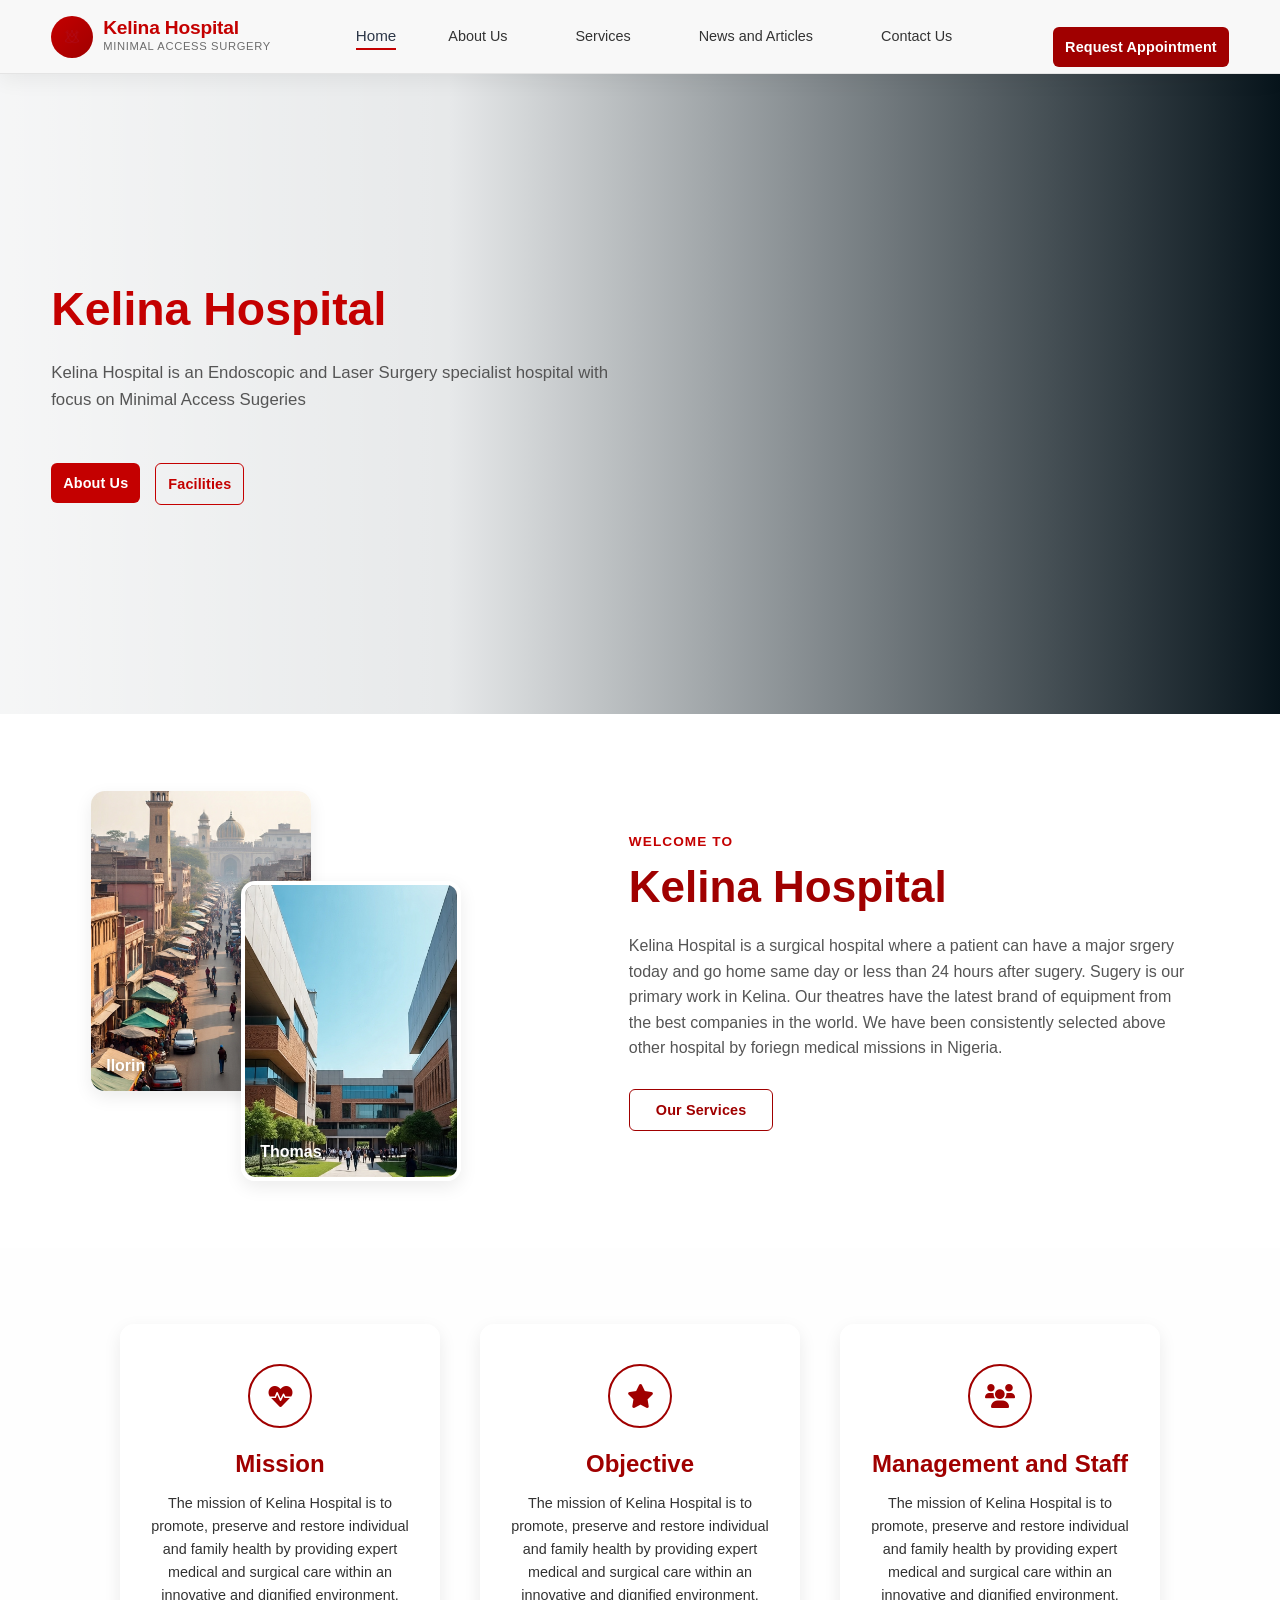
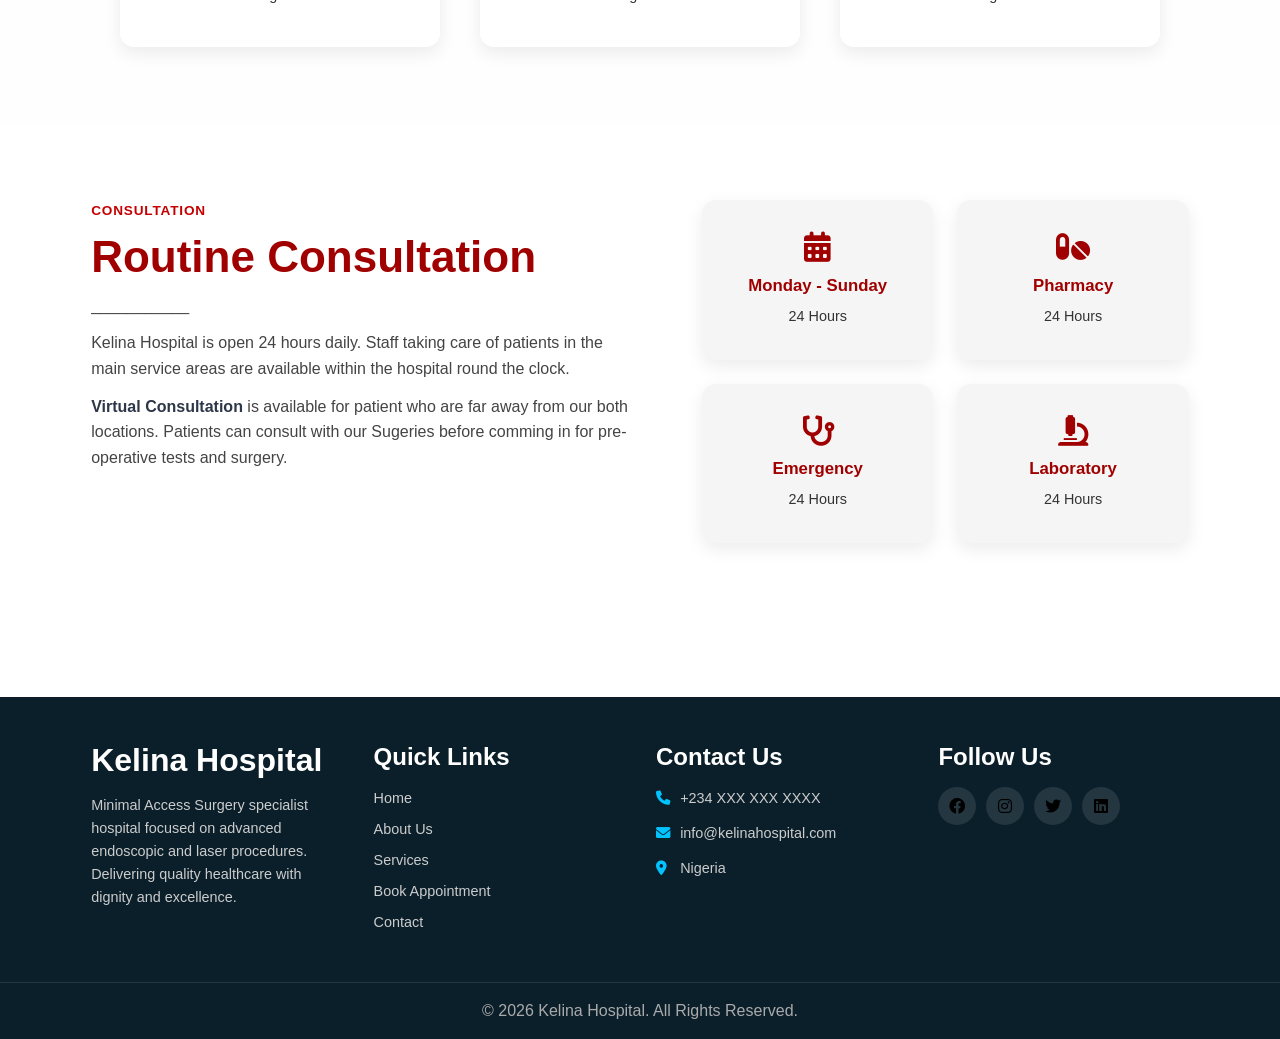
<file: index.html>
<!DOCTYPE html>
<html lang="en">

<head>
  <meta charset="UTF-8">
  <title>Kelina Hospital</title>
  <link rel="stylesheet" href="style.css">
  <link rel="stylesheet" href="https://cdnjs.cloudflare.com/ajax/libs/font-awesome/6.0.0/css/all.min.css">
  <meta name="viewport" content="width=device-width, initial-scale=1.0">

  <!-- Google Fonts - Professional Hospital Combo -->
  <link rel="preconnect" href="https://fonts.googleapis.com">
  <link rel="preconnect" href="https://fonts.gstatic.com" crossorigin>
  <link href="https://fonts.googleapis.com/css2?family=Inter:wght@300;400;500;600;700&family=Playfair+Display:wght@400;500;600;700&family=Poppins:wght@300;400;500;600;700&display=swap" rel="stylesheet">

  <link href="https://unpkg.com/aos@2.3.4/dist/aos.css" rel="stylesheet">
</head>

<body>
  <header class="header" data-aos="fade-down">
    <!-- Logo -->

    <div class="logo">
      <div class="logic">
        <div class="logo-spin">
          <img src="kimg/logo.png" alt="">
        </div>
        <div class="logim">
          <div class="logo-text">Kelina Hospital</div>
          <div class="logo-subtext">Minimal Access Surgery</div>
        </div>
      </div>
    </div>

    <div class="over">
      <nav class="nav">
        <a href="index.html"><u>Home</u></a>
        <ul class="nav-list">
          <li class="nav-item sep">
            <a href="aboutus.html" class="nav-link dropdown-toggle">About Us</a>
            <ul class="dropdown-content">
              <li><a href="service.html#lab">Surgery</a></li>
              <li><a href="service.html#lab">Consultation</a></li>
              <li><a href="service.html#lab">Laboratory</a></li>
              <li><a href="service.html#lab">Diagnostics</a></li>
            </ul>
          </li>
        </ul>
        <div class="sep"><a href="service.html">Services </a></div>
        <div class="sep"><a href="news.html">News and Articles</a></div>

        <div class="sep"><a href="contactus.html">Contact Us</a></div>

        <div class="nav-cta-mobile">
          <a href="appointment.html"><button class="btn">Request Appointment</button></a>
        </div>
      </nav>
    </div>

    <!-- Right Section -->
    <div class="right-section">
      <a href="appointment.html"><button class="btn">Request Appointment</button></a>
    </div>
    <button class="menu-toggle" aria-label="Toggle menu" aria-expanded="false"><i class="fas fa-bars"></i></button>
  </header>

  <!-- Picture text Section-->
  <div class="pic" data-aos="fade-right" data-aos-delay="100">
    <span></span>
    <span></span>
    <span></span>
    <div class="text-pic">
      <h1>Kelina Hospital</h1>
      <p>Kelina Hospital is an Endoscopic and Laser Surgery specialist hospital with focus on Minimal Access Sugeries
      </p>
      <div class="button">
        <a href="aboutus.html"><button class="btn primary">About Us </button></a>
        <a href="fac.html"><button class="btn outline">Facilities</button></a>
      </div>
    </div>
  </div>

  <section class="container">
    <div class="image-section">
      <div class="card card1" data-aos="fade-up">
        <img src="kimg/1776349138648.jpg" alt="">
        <span>Ilorin</span>
      </div>
      <div class="card card2" data-aos="fade-down" data-aos-delay="100">
        <img src="kimg/thomas.jpg" alt="">
        <span>Thomas</span>
      </div>
    </div>

    <div class="text-section" data-aos="zoom-in" data-aos-delay="300">
      <p class="small">Welcome to</p>
      <h1>Kelina Hospital</h1>
      <p class="desc">
        Kelina Hospital is a surgical hospital where a patient can have a major srgery today and go home same day or
        less than 24 hours after sugery. Sugery is our primary work in Kelina.
        Our theatres have the latest brand of equipment from the best companies in the world. We have been consistently selected above other hospital by foriegn medical missions in Nigeria.
      </p>
      <a href="service.html"><button class="our">Our Services</button></a>
    </div>
  </section>

  <section class="section">
    <div class="overlay"></div>
    <div class="contain">
      <div class="sup">
        <div class="cars" data-aos="fade-up" data-aos-delay="200">
          <div class="icon"><i class="fas fa-heartbeat"></i></div>
          <h3>Mission</h3>
          <p>
            The mission of Kelina Hospital is to promote, preserve and restore individual and family health by providing expert medical and surgical care within an innovative and dignified environment.
          </p>
        </div>
      </div>
      <div class="sup">
        <div class="cars" data-aos="fade-up" data-aos-delay="400">
          <div class="icon"><i class="fas fa-star"></i></div>
          <h3>Objective</h3>
          <p>
            The mission of Kelina Hospital is to promote, preserve and restore individual and family health by providing expert medical and surgical care within an innovative and dignified environment.
          </p>
        </div>
      </div>
      <div class="sup">
        <div class="cars" data-aos="fade-up" data-aos-delay="600">
          <div class="icon"><i class="fas fa-users"></i></div>
          <h3>Management and Staff</h3>
          <p>
            The mission of Kelina Hospital is to promote, preserve and restore individual and family health by providing expert medical and surgical care within an innovative and dignified environment.
          </p>
        </div>
      </div>

    </div>
  </section>

  <section class="fourimg">
    <div class="textimg" data-aos="fade-right">

      <h4>Consultation</h4>
      <h1>Routine Consultation</h1>
      <p>___________</p>
      <p>Kelina Hospital is open 24 hours daily. Staff taking care of patients in the main service areas are available within the hospital round the clock.

        <p><b>Virtual Consultation</b> is available for patient who are far away from our both locations. Patients can consult with our Sugeries before comming in for pre-operative tests and surgery.
        </p>
      </p>
    </div>
    <div class="imgimg">

      <div class="dard" data-aos="zoom-in" data-aos-delay="100">
        <i class="fa-solid fa-calendar-days icons"></i>
        <h3>Monday - Sunday</h3>
        <p>24 Hours</p>
      </div>

      <div class="dard" data-aos="zoom-in" data-aos-delay="300">
        <i class="fa-solid fa-pills icons"></i>
        <h3>Pharmacy</h3>
        <p>24 Hours</p>
      </div>

      <div class="dard" data-aos="zoom-in" data-aos-delay="600">
        <i class="fa-solid fa-stethoscope icons"></i>
        <h3>Emergency</h3>
        <p>24 Hours</p>
      </div>

      <div class="dard" data-aos="zoom-in" data-aos-delay="800">
        <i class="fa-solid fa-microscope icons"></i>
        <h3>Laboratory</h3>
        <p>24 Hours</p>
      </div>
    </div>
  </section>

  <footer class="footer" data-aos="fade-up">

    <div class="footer-container">

      <!-- Logo / About -->
      <div class="footer-box">
        <h2>Kelina Hospital</h2>
        <p>
          Minimal Access Surgery specialist hospital focused on advanced endoscopic and laser procedures.
          Delivering quality healthcare with dignity and excellence.
        </p>
      </div>

      <!-- Quick Links -->
      <div class="footer-box">
        <h3>Quick Links</h3>
        <a href="index.html">Home</a>
        <a href="aboutus.html">About Us</a>
        <a href="service.html">Services</a>
        <a href="appointment.html">Book Appointment</a>
        <a href="contactus.html">Contact</a>
      </div>

      <!-- Contact -->
      <div class="footer-box">
        <h3>Contact Us</h3>
        <p><i class="fa-solid fa-phone"></i> +234 XXX XXX XXXX</p>
        <p><i class="fa-solid fa-envelope"></i> info@kelinahospital.com</p>
        <p><i class="fa-solid fa-location-dot"></i> Nigeria</p>
      </div>

      <!-- Social -->
      <div class="footer-box">
        <h3>Follow Us</h3>
        <div class="socials">
          <a href="https://www.facebook.com"><i class="fa-brands fa-facebook"></i></a>
          <a href="https://www.instagram.com"><i class="fa-brands fa-instagram"></i></a>
          <a href="https://www.twitter.com"><i class="fa-brands fa-twitter"></i></a>
          <a href="https://www.linkedin.com"><i class="fa-brands fa-linkedin"></i></a>
        </div>
      </div>

    </div>

    <div class="footer-bottom">
      <p>© 2026 Kelina Hospital. All Rights Reserved.</p>
    </div>

  </footer>

  <button id="scrollTopBtn">
    <i class="fa-solid fa-arrow-up"></i>
  </button>

  <script>
    const btn = document.getElementById("scrollTopBtn");

    window.addEventListener("scroll", () => {
      if (window.scrollY > 200) {
        btn.style.display = "flex";
      } else {
        btn.style.display = "none";
      }
    });

    btn.addEventListener("click", () => {
      window.scrollTo({
        top: 0,
        behavior: "smooth"
      });
    });
  </script>

  <script src="https://unpkg.com/aos@2.3.4/dist/aos.js"></script>
  <script>
    AOS.init({
      duration: 1000,
      once: true
    });
  </script>

  <script>
    const toggle = document.querySelector(".menu-toggle");
    const nav = document.querySelector(".nav");
    const navIcon = toggle.querySelector("i");

    toggle.addEventListener("click", () => {
      const isOpen = nav.classList.toggle("active");
      toggle.setAttribute("aria-expanded", isOpen);
      navIcon.classList.toggle("fa-bars", !isOpen);
      navIcon.classList.toggle("fa-xmark", isOpen);
      document.body.classList.toggle("nav-open", isOpen);
    });

    // Tap-to-open dropdown on touch/mobile (hover doesn't work on touch screens)
    document.querySelectorAll(".dropdown-toggle").forEach((toggleLink) => {
      toggleLink.addEventListener("click", (e) => {
        <script>
  const toggle = document.querySelector(".menu-toggle");
  const nav = document.querySelector(".nav");
  const navIcon = toggle.querySelector("i");

  toggle.addEventListener("click", () => {
    const isOpen = nav.classList.toggle("active");

    toggle.setAttribute("aria-expanded", isOpen);

    navIcon.classList.toggle("fa-bars", !isOpen);
    navIcon.classList.toggle("fa-xmark", isOpen);

    document.body.classList.toggle("nav-open", isOpen);
  });

  document.querySelectorAll(".dropdown-toggle").forEach((toggleLink) => {
    toggleLink.addEventListener("click", (e) => {
      if (window.innerWidth <= 860) {
        e.preventDefault();

        const navItem = toggleLink.closest(".nav-item");
        navItem.classList.toggle("open");
      }
    });
  });

  document.querySelectorAll(".nav a:not(.dropdown-toggle)").forEach((link) => {
    link.addEventListener("click", () => {
      nav.classList.remove("active");
      toggle.setAttribute("aria-expanded", "false");

      navIcon.classList.add("fa-bars");
      navIcon.classList.remove("fa-xmark");

      document.body.classList.remove("nav-open");
    });
  });
</script>
  <script>
    const header = document.querySelector(".header");

    window.addEventListener("scroll", () => {
      if (window.scrollY > 50) {
        header.classList.add("scrolled");
      } else {
        header.classList.remove("scrolled");
      }
    });
  </script>

</body>

</html>
</file>
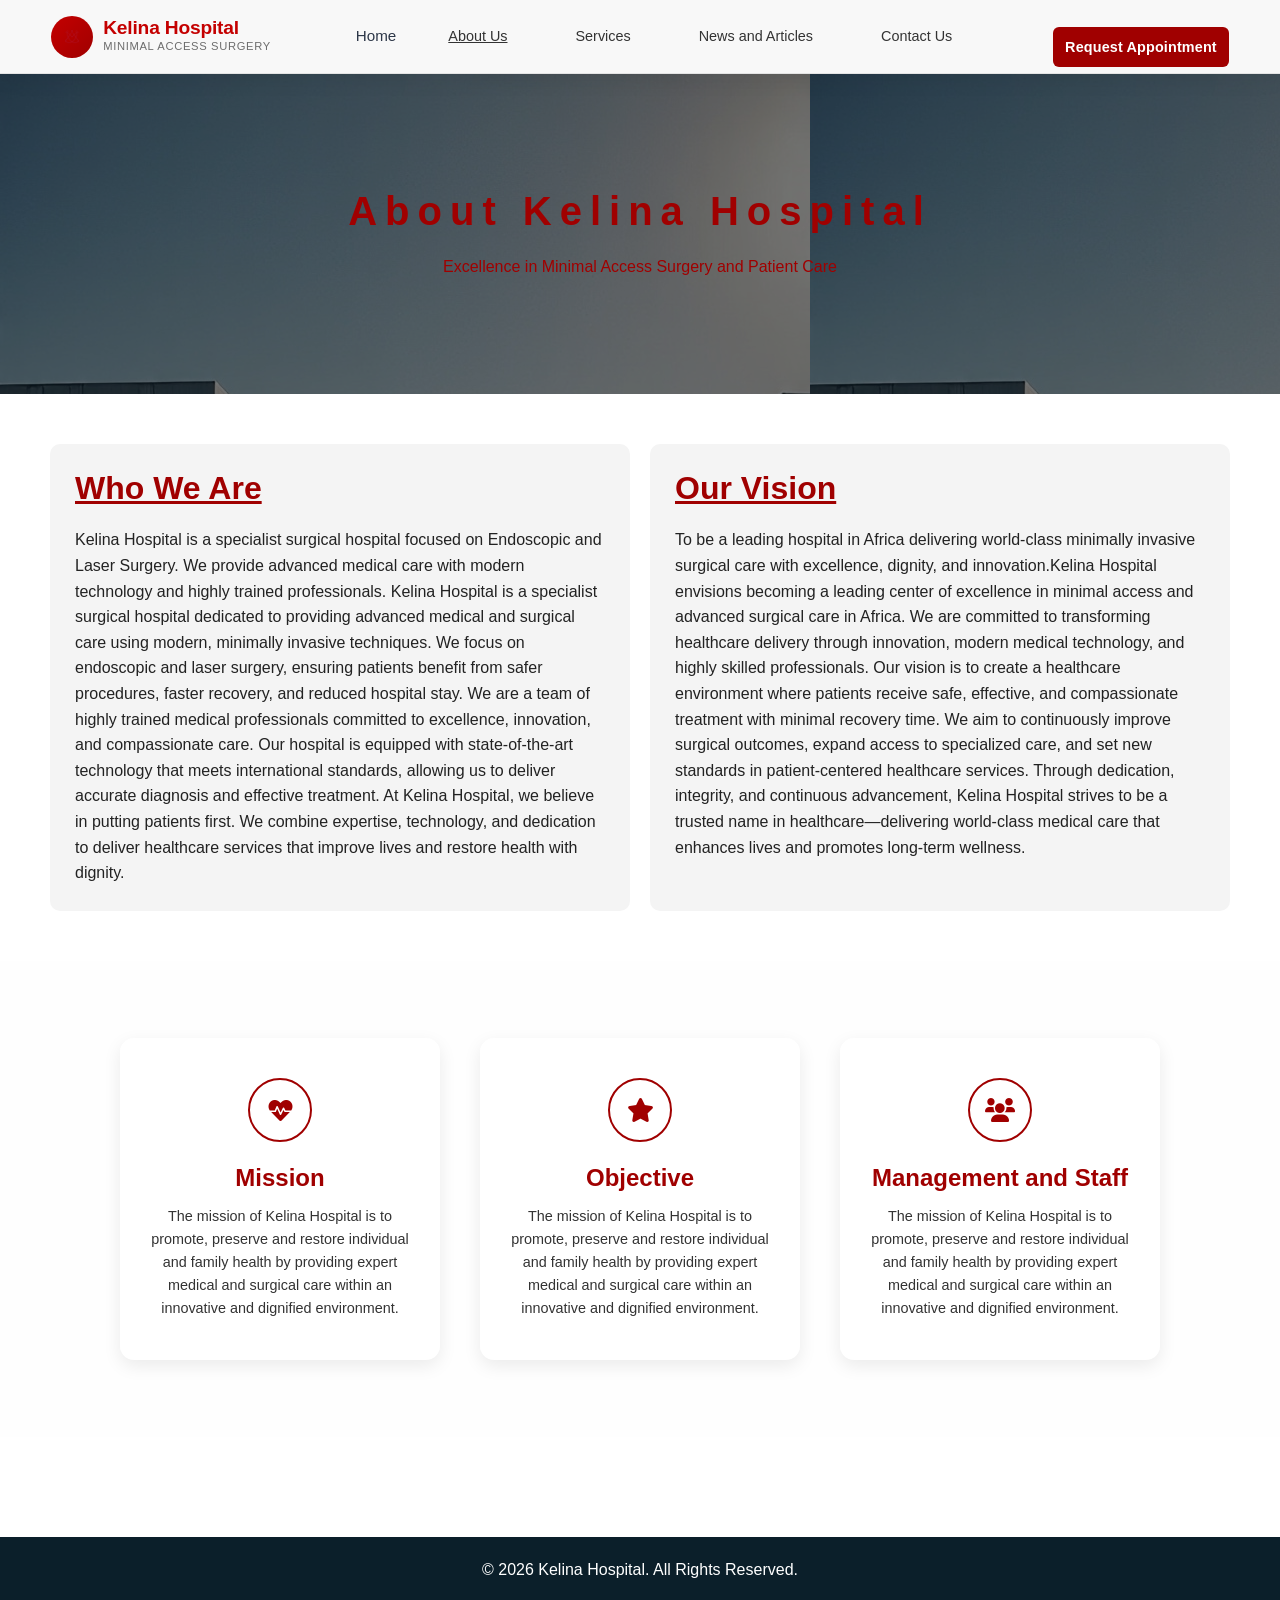
<file: aboutus.html>
<!DOCTYPE html>
<html lang="en">

<head>
  <meta charset="UTF-8">
  <title>About Us - Kelina Hospital</title>

  <link rel="stylesheet" href="style.css">
  <link rel="stylesheet" href="https://cdnjs.cloudflare.com/ajax/libs/font-awesome/6.0.0/css/all.min.css">
  <link href="https://unpkg.com/aos@2.3.4/dist/aos.css" rel="stylesheet">
</head>

<body class="about-page">

<!-- HEADER (simple reuse of your nav) -->
 <header class="header" data-aos="fade-down">
    <!-- Logo -->

    <div class="logo">
      <div class="logic">
        <div class="logo-spin">
          <img src="kimg/logo.png" alt="">
        </div>
        <div class="logim">
          <div class="logo-text">Kelina Hospital</div>
          <div class="logo-subtext">Minimal Access Surgery</div>
        </div>
      </div>
    </div>

<div class="over">
  <nav class="nav">
  <a href="index.html">Home</a>
   <ul class="nav-list">
  <li class="nav-item sep">
    <a href="aboutus.html" class="nav-link dropdown-toggle"><u>About Us</u></a>
    <ul class="dropdown-content">
      <li><a href="service.html#lab">Surgery</a></li>
      <li><a href="service.html#lab">Consultation</a></li>
      <li><a href="service.html#lab">Laboratory</a></li>
      <li><a href="service.html#lab">Diagnostics</a></li>
    </ul>
  </li>
</ul>
   <div class="sep"><a href="service.html">Services </a></div>
   <div class="sep"><a href="news.html">News and Articles</a></div>

   <div class="sep"><a href="contactus.html">Contact Us</a></div>
</nav>
</div>

    <!-- Right Section -->
    <div class="right-section">
      <a href="appointment.html"><button class="btn">Request Appointment</button></a>
    </div>
    <div class="menu-toggle"><i class="fas fa-bars"></i></div>
  </header>


<!-- HERO SECTION -->
<section class="about-hero">
  <div class="about-hero-content">
    <h1 data-aos="fade-up" class="span">About Kelina Hospital</h1>
    <p data-aos="fade-up" data-aos-delay="100" class="span">
      Excellence in Minimal Access Surgery and Patient Care
    </p>
  </div>
</section>

<!-- WHO WE ARE -->
<section class="about-info">

  <div class="about-box" data-aos="fade-right">
    <h2>Who We Are</h2>
    <p>
      Kelina Hospital is a specialist surgical hospital focused on Endoscopic and Laser Surgery.
      We provide advanced medical care with modern technology and highly trained professionals.
      Kelina Hospital is a specialist surgical hospital dedicated to providing advanced medical and surgical care using modern, minimally invasive techniques. We focus on endoscopic and laser surgery, ensuring patients benefit from safer procedures, faster recovery, and reduced hospital stay.

We are a team of highly trained medical professionals committed to excellence, innovation, and compassionate care. Our hospital is equipped with state-of-the-art technology that meets international standards, allowing us to deliver accurate diagnosis and effective treatment.

At Kelina Hospital, we believe in putting patients first. We combine expertise, technology, and dedication to deliver healthcare services that improve lives and restore health with dignity.
    </p>
  </div>

  <div class="about-box" data-aos="fade-left">
    <h2>Our Vision</h2>
    <p>
      To be a leading hospital in Africa delivering world-class minimally invasive surgical care
      with excellence, dignity, and innovation.Kelina Hospital envisions becoming a leading center of excellence in minimal access and advanced surgical care in Africa. We are committed to transforming healthcare delivery through innovation, modern medical technology, and highly skilled professionals.

Our vision is to create a healthcare environment where patients receive safe, effective, and compassionate treatment with minimal recovery time. We aim to continuously improve surgical outcomes, expand access to specialized care, and set new standards in patient-centered healthcare services.

Through dedication, integrity, and continuous advancement, Kelina Hospital strives to be a trusted name in healthcare—delivering world-class medical care that enhances lives and promotes long-term wellness.
    </p>
  </div>

</section>
  <section class="section">
    <div class="overlay"></div>
    <div class="contain">
      <div class="sup">
      <div class="cars" data-aos="fade-up" data-aos-delay="100">
        <div class="icon"><i class="fas fa-heartbeat"></i></div>
        <h3>Mission</h3>
        <p>
          The mission of Kelina Hospital is to promote, preserve and restore individual and family health by providing expert medical and surgical care within an innovative and dignified environment.
        </p>
      </div>
      </div>
      <div class="sup">
      <div class="cars" data-aos="fade-up" data-aos-delay="200">
        <div class="icon"><i class="fas fa-star"></i></div>
        <h3>Objective</h3>
        <p>
          The mission of Kelina Hospital is to promote, preserve and restore individual and family health by providing expert medical and surgical care within an innovative and dignified environment.
        </p>
      </div>
      </div>
    <div class="sup">
      <div class="cars" data-aos="fade-up" data-aos-delay="300">
        <div class="icon"><i class="fas fa-users"></i></div>
        <h3>Management and Staff</h3>
        <p>
          The mission of Kelina Hospital is to promote, preserve and restore individual and family health by providing expert medical and surgical care within an innovative and dignified environment.
        </p>
      </div>
      </div>

    </div>
  </section>


<!-- FOOTER -->
<footer class="about-footer"  data-aos="fade-up" data-aos-delay="300">

  <p>© 2026 Kelina Hospital. All Rights Reserved.</p>

</footer>

<!-- AOS -->
<script>
  const btn = document.getElementById("scrollTopBtn");

  window.addEventListener("scroll", () => {
    if (window.scrollY > 200) {
      btn.style.display = "flex";
    } else {
      btn.style.display = "none";
    }
  });

  btn.addEventListener("click", () => {
    window.scrollTo({
      top: 0,
      behavior: "smooth"
    });
  });
</script>

<script src="https://unpkg.com/aos@2.3.4/dist/aos.js"></script>
<script>
  AOS.init({
    duration: 1000,
    once: true
  });
</script>

<script>
const toggle = document.querySelector(".menu-toggle");
const nav = document.querySelector(".nav");

toggle.addEventListener("click", () => {
  nav.classList.toggle("active");
});
</script>
<script>
  const header = document.querySelector(".header");

  window.addEventListener("scroll", () => {
    if (window.scrollY > 50) {
      header.classList.add("scrolled");
    } else {
      header.classList.remove("scrolled");
    }
  });
</script>


</body>
</html>
</file>
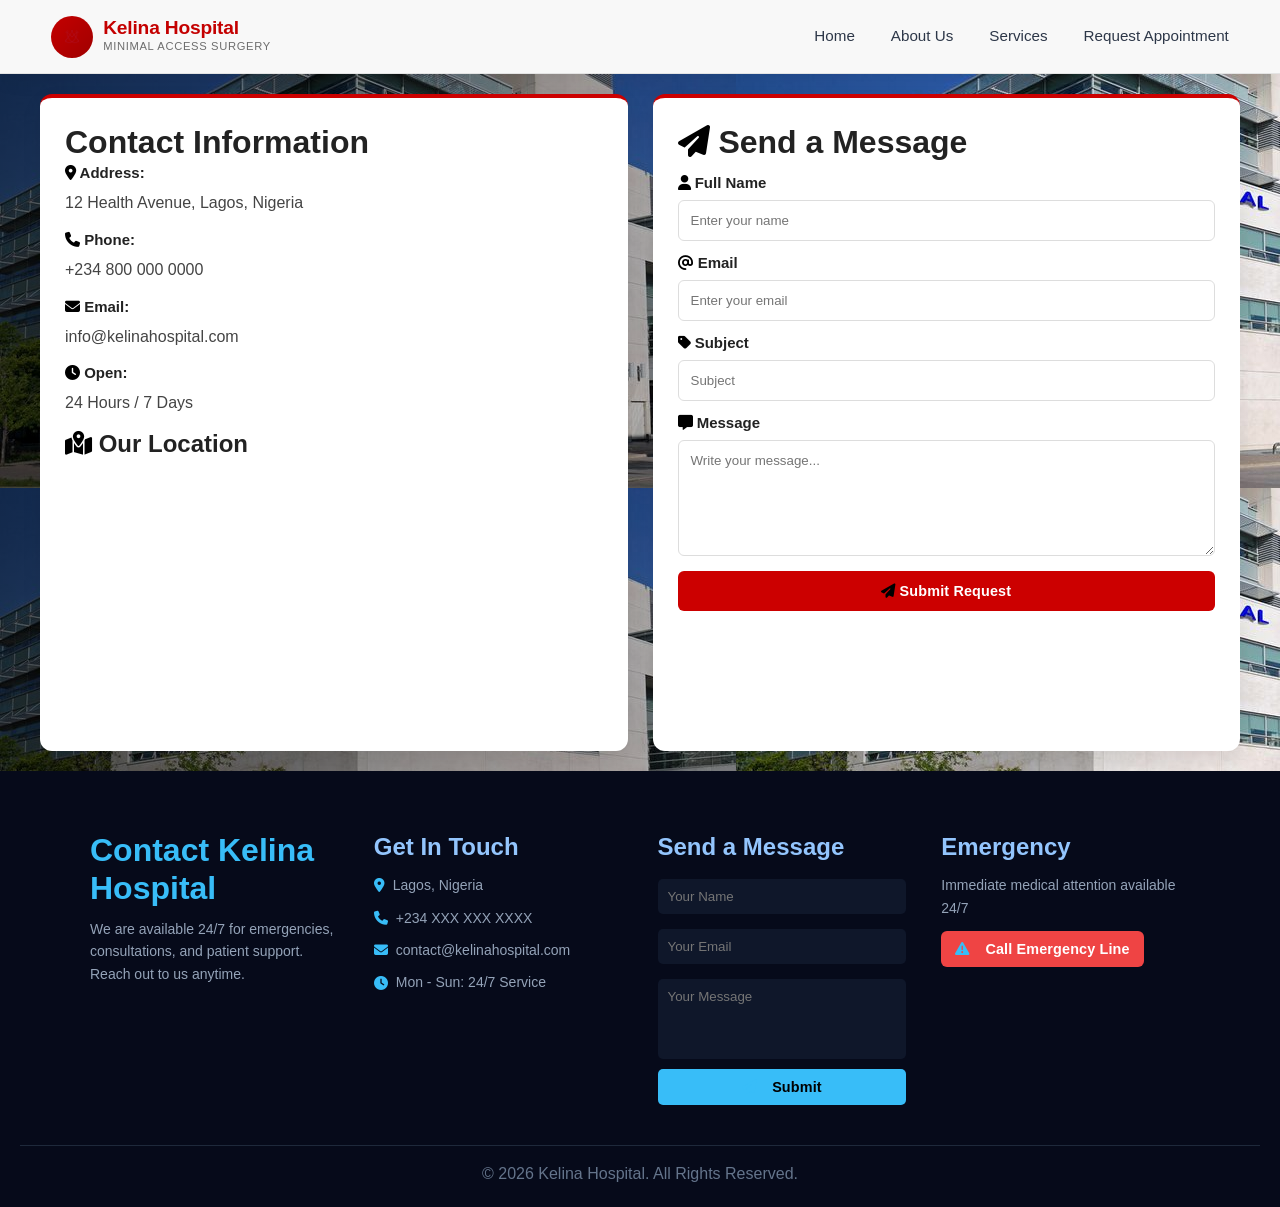
<file: contactus.html>
<!DOCTYPE html>
<html lang="en">
<head>
  <meta charset="UTF-8">
  <meta name="viewport" content="width=device-width, initial-scale=1.0">
  <title>Contact Us - Kelina Hospital</title>

  <link rel="stylesheet" href="style.css">

  <!-- Font Awesome -->
  <link rel="stylesheet" href="https://cdnjs.cloudflare.com/ajax/libs/font-awesome/6.5.0/css/all.min.css">
  <link href="https://unpkg.com/aos@2.3.4/dist/aos.css" rel="stylesheet">
</head>

<body>

<header class="header">
    <div class="logo" data-aos="fade-right">
    <div class="logic">
        <div class="logo-spin">
          <img src="kimg/logo.png" alt="">
        </div>
        <div class="logim">
          <div class="logo-text">Kelina Hospital</div>
          <div class="logo-subtext">Minimal Access Surgery</div>
        </div>
      </div>
    </div>
    <nav class="nav" data-aos="fade-left">
      <a href="index.html">Home</a>
      <a href="aboutus.html">About Us</a>
      <a href="service.html">Services</a>
      <a href="appointment.html">Request Appointment</a>
    </nav>
    <div class="menu-toggle"><i class="fas fa-bars"></i></div>
  </header>

<div class="kel_red_wrap">

  <div class="kel_red_grid">

    <!-- INFO CARD -->
    <div class="kel_red_card" data-aos="fade-right">
      <h2>Contact Information</h2>

      <div class="kel_red_info">
        <strong><i class="fa-solid fa-location-dot"></i> Address:</strong>
        <p>12 Health Avenue, Lagos, Nigeria</p>
      </div>

      <div class="kel_red_info">
        <strong><i class="fa-solid fa-phone"></i> Phone:</strong>
        <p>+234 800 000 0000</p>
      </div>

      <div class="kel_red_info">
        <strong><i class="fa-solid fa-envelope"></i> Email:</strong>
        <p>info@kelinahospital.com</p>
      </div>

      <div class="kel_red_info">
        <strong><i class="fa-solid fa-clock"></i> Open:</strong>
        <p>24 Hours / 7 Days</p>
      </div>

      <h3><i class="fa-solid fa-map-location-dot"></i> Our Location</h3>

      <iframe 
        class="kel_red_map"
        src="https://www.google.com/maps/embed?pb=!1m18!1m12!1m3!1d3939.8656!2d3.3792!3d6.5244!2m3!1f0!2f0!3f0!3m2!1i1024!2i768!4f13.1!3m3!1m2!1s0x103b8c7c0b000001%3A0x0!2sLagos%2C%20Nigeria!5e0!3m2!1sen!2sng!4v1710000000000"
        allowfullscreen>
      </iframe>
    </div>

    <!-- FORM CARD -->
    <div class="kel_red_card" data-aos="fade-left">
      <h2><i class="fa-solid fa-paper-plane"></i> Send a Message</h2>

      <form class="kel_red_form">

        <label><i class="fa-solid fa-user"></i> Full Name</label>
        <input type="text" placeholder="Enter your name" required>

        <label><i class="fa-solid fa-at"></i> Email</label>
        <input type="email" placeholder="Enter your email" required>

        <label><i class="fa-solid fa-tag"></i> Subject</label>
        <input type="text" placeholder="Subject">

        <label><i class="fa-solid fa-message"></i> Message</label>
        <textarea rows="6" placeholder="Write your message..." required></textarea>

        <button type="submit">
          <i class="fa-solid fa-paper-plane"></i> Submit Request
        </button>

      </form>
    </div>

  </div>

</div>

<footer class="contact-footer" data-aos="fade-up" data-aos-delay="200">
  <div class="cf-container">

    <!-- About -->
    <div class="cf-col">
      <h2>Contact Kelina Hospital</h2>
      <p>
        We are available 24/7 for emergencies, consultations, and patient support.
        Reach out to us anytime.
      </p>
    </div>

    <!-- Contact Details -->
    <div class="cf-col">
      <h3>Get In Touch</h3>
      <ul>
        <li><i class="fa-solid fa-location-dot"></i> Lagos, Nigeria</li>
        <li><i class="fa-solid fa-phone"></i> +234 XXX XXX XXXX</li>
        <li><i class="fa-solid fa-envelope"></i> contact@kelinahospital.com</li>
        <li><i class="fa-solid fa-clock"></i> Mon - Sun: 24/7 Service</li>
      </ul>
    </div>

    <!-- Quick Message -->
    <div class="cf-col">
      <h3>Send a Message</h3>
      <form class="contact-form">
        <input type="text" placeholder="Your Name" />
        <input type="email" placeholder="Your Email" />
        <textarea placeholder="Your Message"></textarea>
        <button type="submit">
          <i class="fa-solid fa-paper-plane"></i> Submit
        </button>
      </form>
    </div>

    <!-- Emergency -->
    <div class="cf-col emergency">
      <h3>Emergency</h3>
      <p>Immediate medical attention available 24/7</p>
      <button>
        <i class="fa-solid fa-triangle-exclamation"></i> Call Emergency Line
      </button>
    </div>

  </div>

  <div class="cf-bottom">
    <p>© 2026 Kelina Hospital. All Rights Reserved.</p>
  </div>
</footer>

<script>
  const btn = document.getElementById("scrollTopBtn");

  window.addEventListener("scroll", () => {
    if (window.scrollY > 200) {
      btn.style.display = "flex";
    } else {
      btn.style.display = "none";
    }
  });

  btn.addEventListener("click", () => {
    window.scrollTo({
      top: 0,
      behavior: "smooth"
    });
  });
</script>

  <script src="https://unpkg.com/aos@2.3.4/dist/aos.js"></script>
<script>
  AOS.init({
    duration: 1000,
    once: true
  });
</script>

<script>
const toggle = document.querySelector(".menu-toggle");
const nav = document.querySelector(".nav");

toggle.addEventListener("click", () => {
  nav.classList.toggle("active");
});
</script>
<script>
  const header = document.querySelector(".header");

  window.addEventListener("scroll", () => {
    if (window.scrollY > 50) {
      header.classList.add("scrolled");
    } else {
      header.classList.remove("scrolled");
    }
  });
</script>

</body>
</html>
</file>
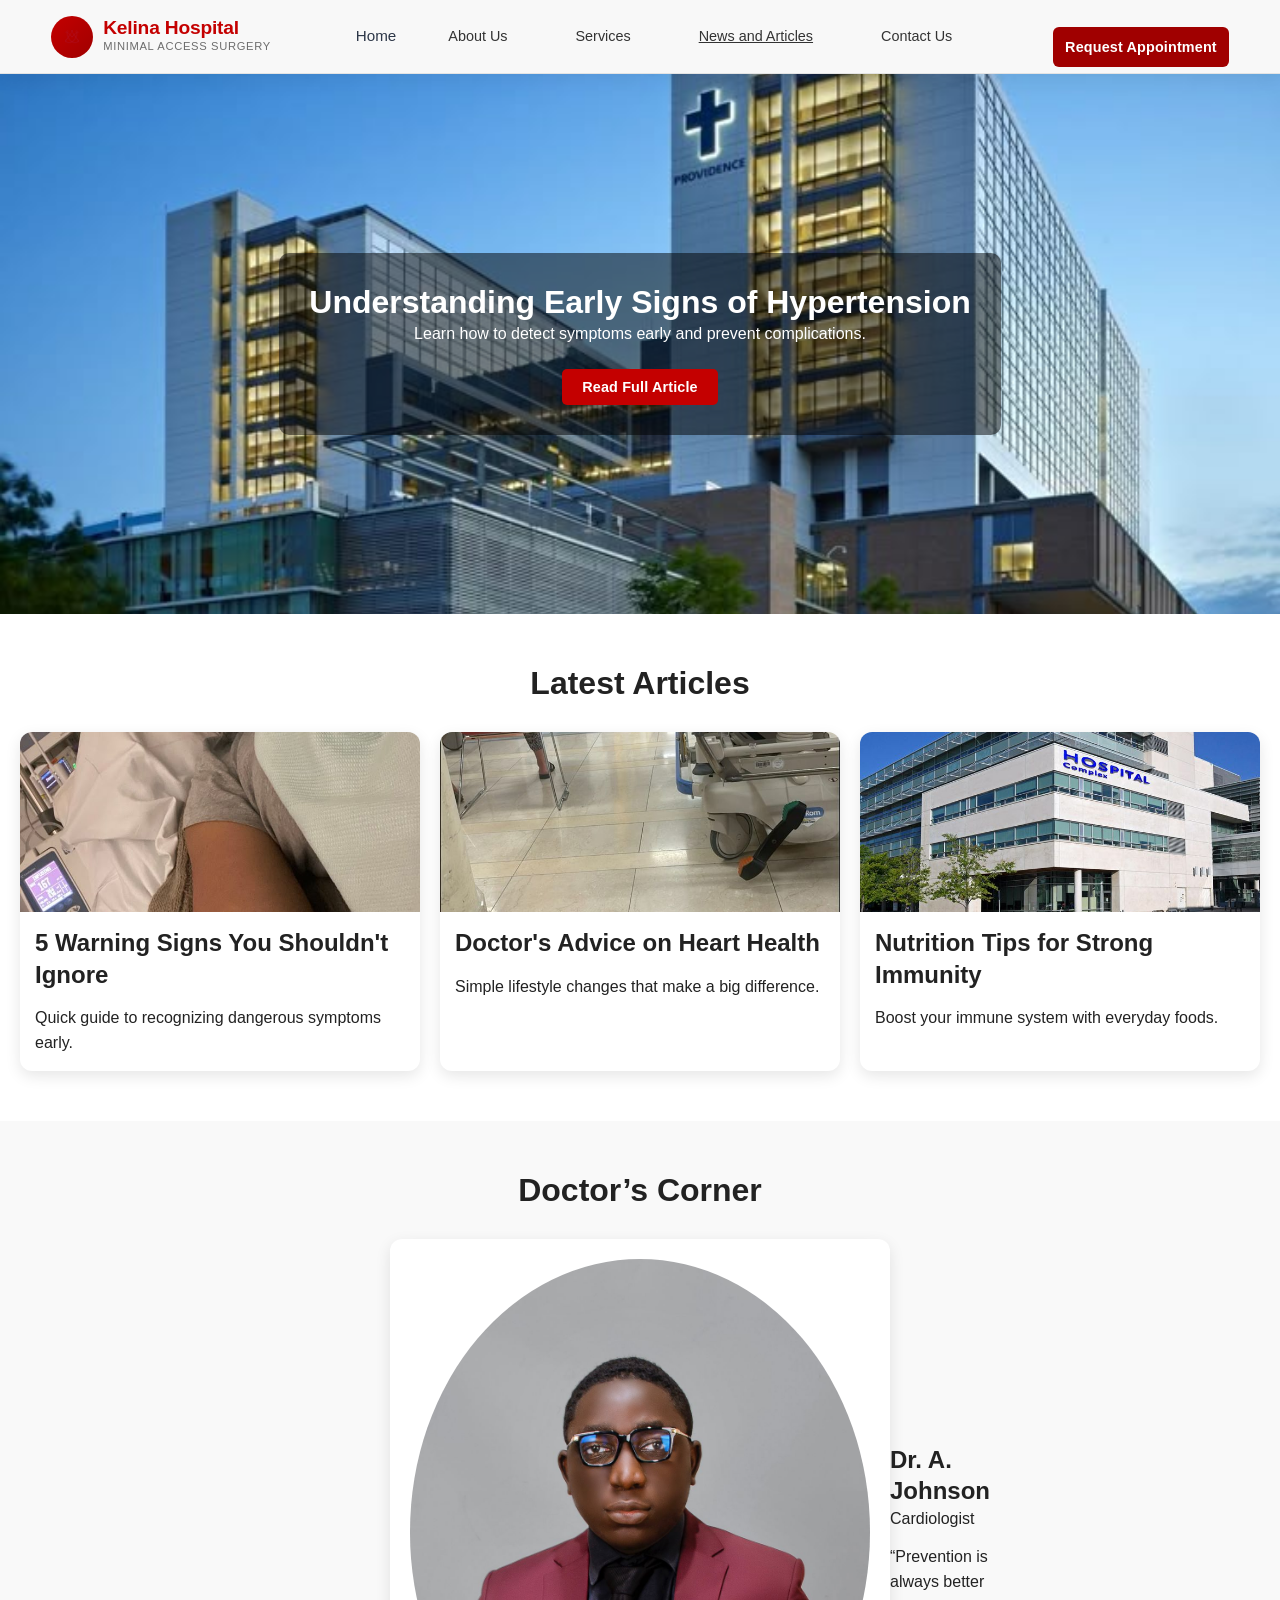
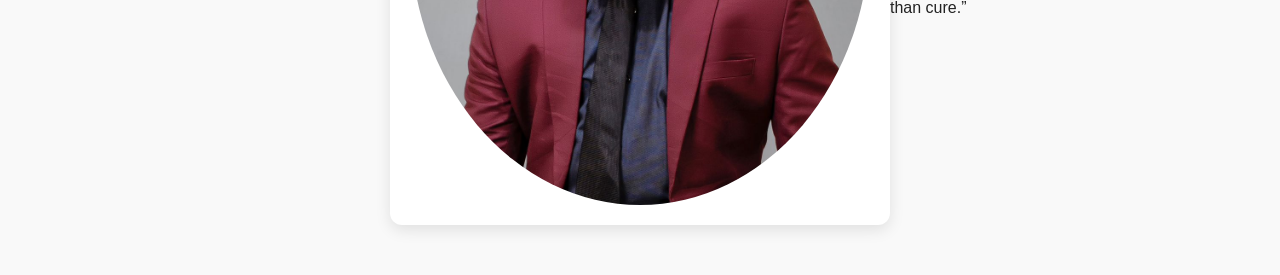
<file: news.html>
<!DOCTYPE html>
<html lang="en">
<head>
  <meta charset="UTF-8">
  <meta name="viewport" content="width=device-width, initial-scale=1.0">
  <title>Kelina Hospital</title>
  <link rel="stylesheet" href="style.css">
  <link rel="stylesheet" href="https://cdnjs.cloudflare.com/ajax/libs/font-awesome/6.0.0/css/all.min.css">
  <link href="https://unpkg.com/aos@2.3.4/dist/aos.css" rel="stylesheet">
</head>
<body>

 <header class="header" data-aos="fade-down">
    <!-- Logo -->

    <div class="logo">
      <div class="logic">
        <div class="logo-spin">
          <img src="kimg/logo.png" alt="">
        </div>
        <div class="logim">
          <div class="logo-text">Kelina Hospital</div>
          <div class="logo-subtext">Minimal Access Surgery</div>
        </div>
      </div>
    </div>

<div class="over">
  <nav class="nav">
  <a href="index.html">Home</a>
   <ul class="nav-list">
  <li class="nav-item sep">
    <a href="aboutus.html" class="nav-link dropdown-toggle">About Us</a>
    <ul class="dropdown-content">
      <li><a href="service.html#lab">Surgery</a></li>
      <li><a href="service.html#lab">Consultation</a></li>
      <li><a href="service.html#lab">Laboratory</a></li>
      <li><a href="service.html#lab">Diagnostics</a></li>
    </ul>
  </li>
</ul>
   <div class="sep"><a href="service.html">Services </a></div>
   <div class="sep"><a href="news.html"><u>News and Articles</u></a></div>

   <div class="sep"><a href="contactus.html">Contact Us</a></div>
</nav>
</div>

    <!-- Right Section -->
    <div class="right-section">
      <a href="appointment.html"><button class="btn">Request Appointment</button></a>
    </div>
    <div class="menu-toggle"><i class="fas fa-bars"></i></div>
  </header>


<section class="crimson-hero" >
  <div class="hero-overlay" data-aos="zoom-out" data-aos-delay="100">
    <h2>Understanding Early Signs of Hypertension</h2>
    <p>Learn how to detect symptoms early and prevent complications.</p>
    <button class="ruby-btn">Read Full Article</button>
  </div>
</section>

<section class="luxe-wrapper">
  <h2 class="section-title">Latest Articles</h2>
  <div class="obsidian-grid">

    <div class="velvet-card" data-aos="zoom-out" data-aos-delay="200">
      <img src="kimg/Another year over – 2021 – Destination Day.jpg" alt="">
      <h3>5 Warning Signs You Shouldn't Ignore</h3>
      <p>Quick guide to recognizing dangerous symptoms early.</p>
    </div>

    <div class="velvet-card" data-aos="zoom-out" data-aos-delay="300">
      <img src="kimg/Hospital.jpg" alt="" >
      <h3>Doctor's Advice on Heart Health</h3>
      <p>Simple lifestyle changes that make a big difference.</p>
    </div>

    <div class="velvet-card" data-aos="zoom-out" data-aos-delay="400">
      <img src="kimg/download.jpg" alt="" >
      <h3>Nutrition Tips for Strong Immunity</h3>
      <p>Boost your immune system with everyday foods.</p>
    </div>

    

  </div>
</section>

<section class="doctor-vault" data-aos="zoom-in" data-aos-delay="200">
  <h2 class="section-title">Doctor’s Corner</h2>
  <div class="doctor-card">
    <img src="kimg/ola.jpg" alt="">
    <div>
      <h3>Dr. A. Johnson</h3>
      <p>Cardiologist</p>
      <p>“Prevention is always better than cure.”</p>
    </div>
  </div>
</section>
<script>
  const btn = document.getElementById("scrollTopBtn");

  window.addEventListener("scroll", () => {
    if (window.scrollY > 200) {
      btn.style.display = "flex";
    } else {
      btn.style.display = "none";
    }
  });

  btn.addEventListener("click", () => {
    window.scrollTo({
      top: 0,
      behavior: "smooth"
    });
  });
</script>

<script src="https://unpkg.com/aos@2.3.4/dist/aos.js"></script>
<script>
  AOS.init({
    duration: 1000,
    once: true
  });
</script>

<script>
const toggle = document.querySelector(".menu-toggle");
const nav = document.querySelector(".nav");

toggle.addEventListener("click", () => {
  nav.classList.toggle("active");
});
</script>
<script>
  const header = document.querySelector(".header");

  window.addEventListener("scroll", () => {
    if (window.scrollY > 50) {
      header.classList.add("scrolled");
    } else {
      header.classList.remove("scrolled");
    }
  });
</script>



</body>
</html>
</file>
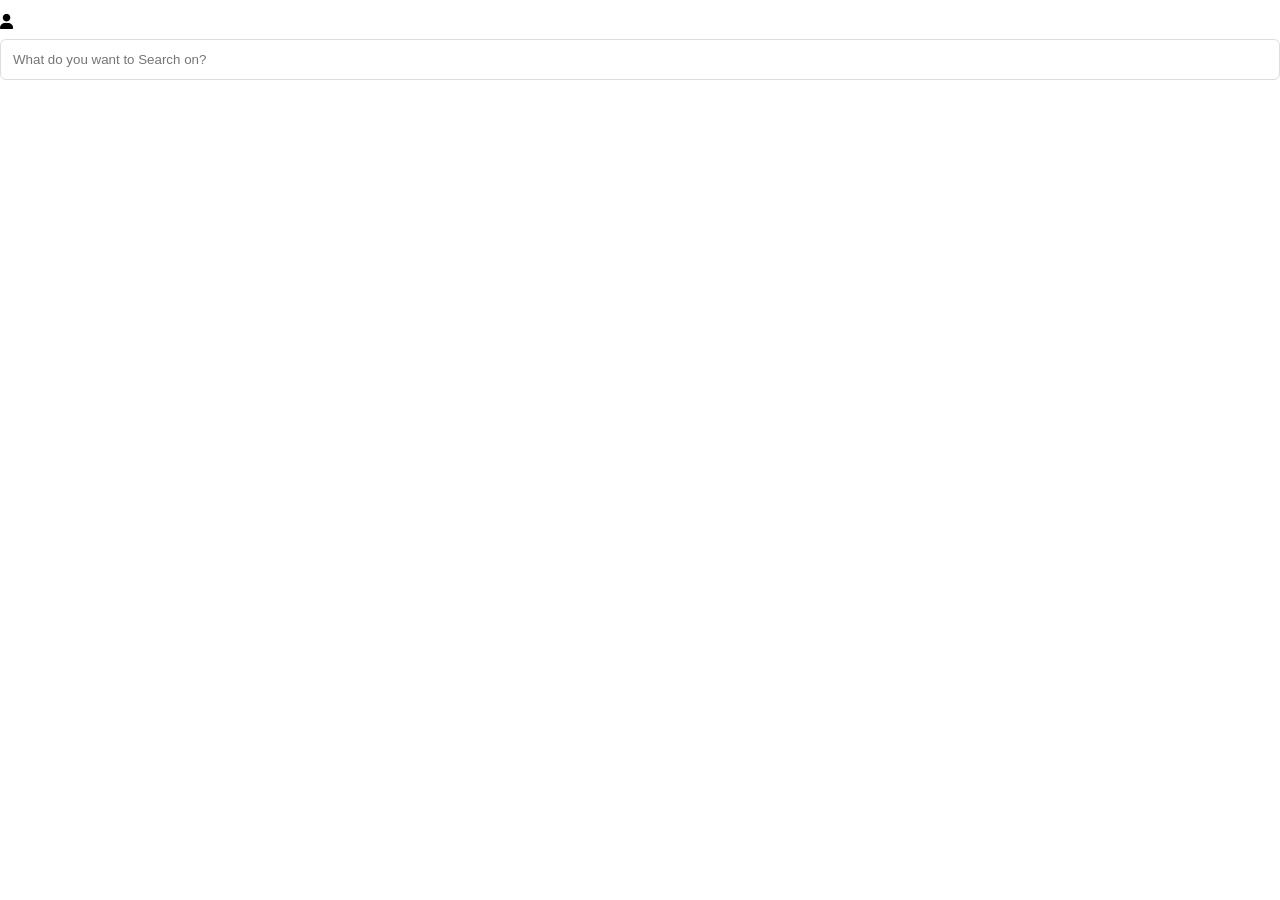
<file: search.html>
<!DOCTYPE html>
<html lang="en">

<head>
  <meta charset="UTF-8">
  <title>About Us - Kelina Hospital</title>

  <link rel="stylesheet" href="style.css">
  <link rel="stylesheet" href="https://cdnjs.cloudflare.com/ajax/libs/font-awesome/6.0.0/css/all.min.css">
  <link href="https://unpkg.com/aos@2.3.4/dist/aos.css" rel="stylesheet">
</head>

<body>
    <div class="searcher">
        <form class="kel_red_form">

        <label><i class="fa-solid fa-user"></i></label>
        <input type="text" placeholder="What do you want to Search on?" required>
        </form>

    </div>
</body>
</file>
<file: style.css>
/* ============================================================
   Kelina Hospital — index.html stylesheet
   Rebuilt from the site's real styles: consolidated the repeated
   resets/typography rules, fixed broken values (.container's
   550px gap, the undefined zoomBG animation, the perspective:800px
   that was leaking onto <body>), and removed infinite decorative
   motion (spinning logo, bouncing button, global image hover-zoom).
   Brand colors and the hero photo-slideshow are kept. Background
   photos are hotlinked from Unsplash (free license) since the
   original kimg/ assets weren't provided.
   Scope: only the rules index.html actually uses. Rules for other
   pages/experiments in the original file (kel_red_*, klnx-*, lux-*,
   cf-*, about-*, doctor-vault, scarlet-crest) are not included here.
   ============================================================ */

:root {
  --red-deep: #7a0000;
  --red-dark: #a00000;
  --red: #c40000;
  --navy: #0b1f2a;
  --sky: #00c3ff;
  --ink: #2d3748;
  --slate: #555555;
  --paper: #ffffff;
  --mist: #f5f5f5;
  --border: #e4e4e4;

  --container-w: 1200px;
  --gutter: clamp(1.25rem, 4vw, 3.5rem);
  --section-y: clamp(3rem, 6vw, 5.5rem);

  --radius-sm: 6px;
  --radius-md: 14px;
  --shadow-card: 0 6px 18px rgba(0, 0, 0, 0.08);
  --shadow-raised: 0 16px 34px rgba(0, 0, 0, 0.14);

  --transition: 220ms ease;
}

/* ---------- Reset & base ---------- */
* {
  margin: 0;
  padding: 0;
  box-sizing: border-box;
}

html {
  scroll-behavior: smooth;
}

body {
  font-family: "Poppins", -apple-system, BlinkMacSystemFont, "Segoe UI", sans-serif;
  font-weight: 400;
  line-height: 1.6;
  color: var(--ink);
  background: var(--paper);
  font-size: 15px;
  overflow-x: hidden;
  -webkit-font-smoothing: antialiased;
  -moz-osx-font-smoothing: grayscale;
}

body.nav-open {
  overflow: hidden;
}

img {
  max-width: 100%;
  height: auto;
  display: block;
}

a {
  text-decoration: none;
  color: inherit;
}

ul {
  list-style: none;
}

:focus-visible {
  outline: 2px solid var(--red);
  outline-offset: 2px;
}

/* ---------- Compact typography scale ---------- */
h1 {
  font-size: clamp(2rem, 4vw, 2.75rem);
  font-weight: 700;
  line-height: 1.15;
}

h2 {
  font-size: clamp(1.5rem, 3vw, 2rem);
  font-weight: 600;
  line-height: 1.2;
}

h3 {
  font-size: clamp(1.25rem, 2.5vw, 1.5rem);
  font-weight: 600;
  line-height: 1.3;
}

h4 {
  font-size: 1.1rem;
  font-weight: 600;
}

p {
  font-size: 1rem;
  margin-bottom: 0.75rem;
}

p:last-child {
  margin-bottom: 0;
}

/* ---------- Shared layout ---------- */
.container,
.contain,
.footer-container {
  max-width: var(--container-w);
  margin: 0 auto;
  padding-left: var(--gutter);
  padding-right: var(--gutter);
}

/* ============================================================
   Header
   ============================================================ */
.header {
  display: flex;
  align-items: center;
  justify-content: space-between;
  gap: 1.5rem;
  height: 74px;
  padding: 0 var(--gutter);
  background-color: #f8f8f8;
  border-bottom: 1px solid var(--border);
  box-shadow: 0 6px 20px rgba(0, 0, 0, 0.06);
  position: sticky;
  top: 0;
  z-index: 1000;
  transition: box-shadow var(--transition);
}

.logic {
  display: flex;
  align-items: center;
  gap: 10px;
  cursor: pointer;
}

.logic:hover {
  opacity: 0.75;
}

.logo-spin {
  width: 42px;
  height: 42px;
  flex-shrink: 0;
  border-radius: 50%;
  background: linear-gradient(135deg, var(--red), var(--red-dark));
  display: flex;
  align-items: center;
  justify-content: center;
  color: #fff;
  font-weight: 700;
  font-size: 1.1rem;
  overflow: hidden;
}

.logo-spin img {
  width: 100%;
  height: 100%;
  object-fit: contain;
}

.logo-text {
  font-size: 1.2rem;
  font-weight: 700;
  letter-spacing: -0.01em;
  color: var(--red);
  line-height: 1.1;
}

.logo-subtext {
  font-size: 0.7rem;
  letter-spacing: 0.06em;
  text-transform: uppercase;
  color: #555;
  opacity: 0.85;
}

.over {
  flex: 1;
  display: flex;
  justify-content: center;
}

.nav {
  display: flex;
  align-items: center;
  gap: 2.25rem;
}

.nav > a {
  font-size: 0.95rem;
  font-weight: 500;
  color: var(--ink);
}

.nav > a u {
  text-decoration: none;
  border-bottom: 2px solid var(--red);
  padding-bottom: 4px;
}

.nav-list {
  position: relative;
}

.nav-item {
  position: relative;
}

.sep a {
  position: relative;
  display: block;
  padding: 0.6rem 0;
  font-size: 0.9rem;
  font-weight: 500;
  color: var(--ink);
}

.sep a::after {
  content: "";
  position: absolute;
  left: 0;
  bottom: -2px;
  width: 0;
  height: 2px;
  background: var(--red);
  transition: width var(--transition);
}

.sep a:hover::after,
.sep a.active::after {
  width: 100%;
}

.dropdown-toggle:hover {
  color: var(--red);
}

.dropdown-content {
  position: absolute;
  top: calc(100% + 10px);
  left: 0;
  min-width: 200px;
  background: var(--paper);
  border: 1px solid var(--border);
  border-radius: var(--radius-sm);
  box-shadow: var(--shadow-raised);
  padding: 0.5rem 0;
  opacity: 0;
  visibility: hidden;
  transform: translateY(-8px);
  transition: opacity var(--transition), transform var(--transition), visibility var(--transition);
  z-index: 1000;
}

.nav-item:hover .dropdown-content,
.nav-item.open .dropdown-content {
  opacity: 1;
  visibility: visible;
  transform: translateY(0);
}

.dropdown-content li a {
  display: block;
  padding: 0.65rem 1.25rem;
  font-size: 0.9rem;
  color: #495057;
}

.dropdown-content li a:hover {
  background: #fff5f5;
  color: var(--red-dark);
}

.nav-cta-mobile {
  display: none;
}

.right-section {
  display: flex;
  align-items: center;
}

.menu-toggle {
  display: none;
  background: transparent;
  border: none;
  color: var(--red-dark);
  font-size: 22px;
  padding: 8px;
  border-radius: 8px;
  cursor: pointer;
  line-height: 1;
}

.menu-toggle:hover,
.menu-toggle:focus {
  background: rgba(160, 0, 0, 0.08);
}

/* ---------- Buttons ---------- */
button {
  font-family: inherit;
  border: none;
  border-radius: var(--radius-sm);
  font-size: 0.9rem;
  font-weight: 600;
  letter-spacing: 0.01em;
  color: #fff;
  cursor: pointer;
  padding: 12px 26px;
  background-color: var(--red-dark);
  transition: background var(--transition), transform var(--transition), box-shadow var(--transition);
}

button:hover {
  background-color: var(--red);
  transform: translateY(-2px);
  box-shadow: 0 8px 18px rgba(164, 0, 0, 0.25);
}

.primary {
  background-color: var(--red);
}

.primary:hover {
  background-color: var(--red-dark);
}

.outline {
  background-color: transparent;
  color: var(--red);
  border: 1.5px solid var(--red);
  box-shadow: none;
}

.outline:hover {
  background-color: var(--red);
  color: #fff;
}

.our {
  display: inline-block;
  background-color: transparent;
  color: var(--red-dark);
  border: 1.5px solid var(--red-dark);
}

.our:hover {
  background-color: var(--red-dark);
  color: #fff;
}

.button {
  display: flex;
  gap: 15px;
  flex-wrap: wrap;
}

/* ============================================================
   Hero
   ============================================================ */
.pic {
  position: relative;
  min-height: min(78vh, 640px);
  display: flex;
  align-items: center;
  overflow: hidden;
  background: var(--navy);
}

.pic span {
  position: absolute;
  inset: 0;
  background-size: cover;
  background-position: center;
  opacity: 0;
  animation: slideBG 24s infinite;
}

.pic span:nth-child(1) {
  background-image: url("https://images.unsplash.com/photo-1758206523711-f20bb01033a5?auto=format&fit=crop&w=1800&q=70");
  animation-delay: 0s;
}

.pic span:nth-child(2) {
  background-image: url("https://images.unsplash.com/photo-1640876777012-bdb00a6323e2?auto=format&fit=crop&w=1800&q=70");
  animation-delay: 8s;
}

.pic span:nth-child(3) {
  background-image: url("https://images.unsplash.com/photo-1755995083683-50d08cd83d09?auto=format&fit=crop&w=1800&q=70");
  animation-delay: 16s;
}

.pic::before {
  content: "";
  position: absolute;
  inset: 0;
  z-index: 1;
  background: linear-gradient(to right, rgba(255, 255, 255, 0.96) 0%, rgba(255, 255, 255, 0.9) 35%, rgba(0, 0, 0, 0.35) 100%);
}

.text-pic {
  position: relative;
  z-index: 2;
  width: min(560px, 90%);
  margin-left: var(--gutter);
}

.text-pic h1 {
  font-size: clamp(2.1rem, 5vw, 2.9rem);
  color: var(--red);
  margin-bottom: 0.5em;
}

.text-pic p {
  color: var(--slate);
  font-size: 1.05rem;
  margin-bottom: 1.75em;
}

/* ============================================================
   Welcome / image + text section
   ============================================================ */
.container {
  display: flex;
  align-items: center;
  justify-content: space-between;
  gap: clamp(2rem, 6vw, 4.5rem);
  padding-block: var(--section-y);
}

.image-section {
  position: relative;
  width: min(460px, 100%);
  height: 380px;
  flex-shrink: 0;
}

.card {
  position: absolute;
  width: 220px;
  height: 300px;
  border-radius: var(--radius-md);
  overflow: hidden;
  box-shadow: var(--shadow-card);
}

.card img {
  width: 100%;
  height: 100%;
  object-fit: cover;
  transition: transform 400ms ease;
}

.card:hover img {
  transform: scale(1.06);
}

.card span {
  position: absolute;
  bottom: 12px;
  left: 15px;
  color: #fff;
  font-size: 1rem;
  font-weight: 600;
  text-shadow: 0 2px 6px rgba(0, 0, 0, 0.5);
}

.card1 {
  left: 0;
  top: 0;
  z-index: 1;
}

.card2 {
  left: 150px;
  top: 90px;
  z-index: 2;
  border: 4px solid var(--paper);
}

.text-section {
  min-width: 0;
  flex: 1;
  max-width: 560px;
}

.text-section h1 {
  color: var(--red-dark);
}

.text-section .small {
  display: block;
  color: var(--red);
  font-size: 0.85rem;
  font-weight: 650;
  letter-spacing: 0.08em;
  text-transform: uppercase;
  margin-bottom: 10px;
}

.text-section .desc {
  color: var(--slate);
  margin-top: 20px;
  margin-bottom: 1.75rem;
}

/* ============================================================
   Mission / Objective / Staff
   ============================================================ */
.section {
  position: relative;
  background: url("https://images.unsplash.com/photo-1755995083683-50d08cd83d09?auto=format&fit=crop&w=1800&q=60") center/cover no-repeat, var(--mist);
  padding: var(--section-y) var(--gutter);
}

.overlay {
  position: absolute;
  inset: 0;
  background: rgba(255, 255, 255, 0.9);
}

.contain {
  position: relative;
  display: flex;
  justify-content: center;
  gap: clamp(1.5rem, 4vw, 2.5rem);
  flex-wrap: wrap;
}

.sup {
  width: 320px;
  max-width: 100%;
}

.cars {
  background: #fff;
  width: 100%;
  height: 100%;
  padding: 2.5rem 1.75rem;
  border-radius: var(--radius-md);
  text-align: center;
  box-shadow: var(--shadow-card);
  transition: transform var(--transition), box-shadow var(--transition);
}

.cars:hover {
  transform: translateY(-8px);
  box-shadow: var(--shadow-raised);
}

.cars .icon {
  width: 64px;
  height: 64px;
  border: 2px solid var(--red-dark);
  border-radius: 50%;
  display: flex;
  align-items: center;
  justify-content: center;
  margin: 0 auto 1.25rem;
}

.cars .icon i {
  color: var(--red-dark);
  font-size: 1.5rem;
}

.cars h3 {
  color: var(--red-dark);
  margin-bottom: 12px;
}

.cars p {
  font-size: 0.9rem;
  color: #333;
  margin-bottom: 0;
}

/* ============================================================
   Consultation / hours
   ============================================================ */
.fourimg {
  display: flex;
  flex-wrap: wrap;
  gap: clamp(2rem, 6vw, 4rem);
  max-width: var(--container-w);
  margin: 0 auto;
  padding: var(--section-y) var(--gutter);
}

.textimg {
  flex: 1 1 380px;
}

.textimg h4 {
  color: var(--red);
  font-size: 0.85rem;
  letter-spacing: 0.06em;
  text-transform: uppercase;
  margin-bottom: 10px;
}

.textimg h1 {
  color: var(--red-dark);
  margin-bottom: 10px;
}

.textimg .rule {
  color: var(--red);
  letter-spacing: 0.05em;
  margin-bottom: 1rem;
}

.textimg p {
  color: #444;
}

.textimg b {
  color: var(--ink);
}

.imgimg {
  flex: 1 1 320px;
  display: grid;
  grid-template-columns: repeat(2, minmax(0, 1fr));
  gap: 1.5rem;
  align-content: start;
}

.dard {
  background: var(--mist);
  padding: 2rem 1.25rem;
  border-radius: var(--radius-md);
  text-align: center;
  box-shadow: var(--shadow-card);
  transition: transform var(--transition), box-shadow var(--transition);
}

.dard:hover {
  transform: translateY(-6px);
  box-shadow: var(--shadow-raised);
}

.dard .icons {
  margin-bottom: 12px;
  font-size: 1.9rem;
  color: var(--red-dark);
}

.dard h3 {
  color: var(--red-dark);
  font-size: 1.05rem;
  margin-bottom: 8px;
}

.dard p {
  color: #333;
  font-size: 0.9rem;
  margin-bottom: 0;
}

/* ============================================================
   Footer
   ============================================================ */
.footer {
  background: var(--navy);
  color: #fff;
  margin-top: var(--section-y);
  padding-top: 2.75rem;
}

.footer-container {
  display: grid;
  grid-template-columns: repeat(auto-fit, minmax(220px, 1fr));
  gap: 2rem;
  padding-bottom: 2.5rem;
}

.footer-box h2,
.footer-box h3 {
  color: #fff;
  margin-bottom: 15px;
}

.footer-box p {
  font-size: 0.9rem;
  color: #ccc;
}

.footer-box a {
  display: block;
  color: #ccc;
  margin-bottom: 8px;
  font-size: 0.9rem;
  transition: color var(--transition);
}

.footer-box a:hover {
  color: var(--sky);
}

.footer-box p i {
  width: 1.4em;
  color: var(--sky);
}

.socials {
  display: flex;
  gap: 10px;
  margin-top: 10px;
}

.socials a {
  display: flex;
  align-items: center;
  justify-content: center;
  width: 38px;
  height: 38px;
  border-radius: 50%;
  background: rgba(255, 255, 255, 0.1);
  color: #fff;
  font-size: 1rem;
  transition: background var(--transition), color var(--transition);
}

.socials a:hover {
  background: var(--sky);
  color: #000;
}

.footer-bottom {
  text-align: center;
  padding: 15px;
  border-top: 1px solid rgba(255, 255, 255, 0.1);
  font-size: 0.8rem;
  color: #aaa;
}

/* ============================================================
   Scroll-to-top button
   ============================================================ */
#scrollTopBtn {
  display: none;
  position: fixed;
  right: 24px;
  bottom: 24px;
  width: 48px;
  height: 48px;
  border-radius: 50%;
  align-items: center;
  justify-content: center;
  background: var(--sky);
  color: #fff;
  border: none;
  font-size: 1.1rem;
  box-shadow: var(--shadow-raised);
  z-index: 900;
  transition: background var(--transition), transform var(--transition);
}

#scrollTopBtn:hover {
  background: #0099cc;
  transform: translateY(-3px);
}

/* ============================================================
   Responsive
   ============================================================ */
@media (max-width: 1024px) {
  .container {
    flex-direction: column;
    text-align: center;
  }

  .image-section {
    margin: 0 auto;
  }

  body {
    font-size: 14.5px;
  }
}

@media (max-width: 860px) {
  .over {
    display: block;
    position: static;
  }

  .right-section {
    display: none;
  }

  .menu-toggle {
    display: flex;
    align-items: center;
    justify-content: center;
    position: relative;
    z-index: 1100;
  }

  .nav {
    position: fixed;
    top: 74px;
    left: 0;
    right: 0;
    width: 100%;
    max-height: calc(100vh - 74px);
    overflow-y: auto;

    display: flex;
    flex-direction: column;
    align-items: stretch;
    gap: 0;

    background: #fff;
    padding: 8px 0 24px;

    box-shadow: 0 12px 25px rgba(0, 0, 0, 0.15);

    transform: translateY(-12px);
    opacity: 0;
    visibility: hidden;

    transition: transform var(--transition),
                opacity var(--transition),
                visibility var(--transition);

    z-index: 2000;
  }

  .nav.active {
    transform: translateY(0);
    opacity: 1;
    visibility: visible;
  }

  .nav > a,
  .sep a {
    padding: 14px 24px;
    font-size: 1rem;
    border-bottom: 1px solid #f0f0f0;
  }

  .sep a::after {
    display: none;
  }

  .dropdown-toggle {
    position: relative;
  }

  .dropdown-toggle::after {
    content: "\203A";
    position: absolute;
    right: 24px;
    transition: transform 250ms ease;
  }

  .nav-item.open .dropdown-toggle::after {
    transform: rotate(90deg);
  }

  .dropdown-content {
    position: static;
    display: block;

    opacity: 1;
    visibility: visible;
    transform: none;

    width: 100%;
    max-height: 0;
    overflow: hidden;

    padding: 0;
    margin: 0;

    background: #fafafa;
    border: none;
    border-radius: 0;
    box-shadow: none;

    transition: max-height 300ms ease;
  }

  .nav-item.open .dropdown-content {
    max-height: 300px;
    padding: 4px 0 8px;
  }

  .dropdown-content li {
    display: block;
  }

  .dropdown-content li a {
    display: block;
    padding: 12px 40px;
    font-size: 0.95rem;
    border-bottom: 1px solid #eee;
  }

  .nav-cta-mobile {
    display: block;
    margin: 16px 24px 0;
  }

  .nav-cta-mobile button {
    width: 100%;
  }

  .fourimg {
    flex-direction: column;
  }

  .imgimg {
    max-width: 460px;
    margin: 0 auto;
  }
}
@media (max-width: 560px) {
  body {
    font-size: 14px;
  }

  .text-pic {
    margin-left: 0;
    text-align: center;
    padding: 0 var(--gutter);
  }

  .button {
    justify-content: center;
  }

  .button button {
    flex: 1 1 auto;
  }

  .image-section {
    height: 320px;
  }

  .card1 {
    width: 70%;
    height: 220px;
  }

  .card2 {
    width: 60%;
    height: 170px;
    left: auto;
    right: 0;
    top: 120px;
  }

  .imgimg {
    grid-template-columns: 1fr;
  }

  .footer-container {
    text-align: left;
  }
}

/* ---------- Motion ---------- */
@keyframes slideBG {
  0% {
    opacity: 0;
  }
  10% {
    opacity: 1;
  }
  30% {
    opacity: 1;
  }
  40% {
    opacity: 0;
  }
  100% {
    opacity: 0;
  }
}

@media (prefers-reduced-motion: reduce) {
  html {
    scroll-behavior: auto;
  }

  * {
    animation-duration: 0.001ms !important;
    animation-iteration-count: 1 !important;
    transition-duration: 0.001ms !important;
  }
}


/*----Appointment Section---- */
.appointment {
  max-width: 600px;
  margin: 50px auto;
  color: #c40000;
  background-color: rgba(0, 0, 0, 0.6); /* transparent black */
  padding: 20px 30px;
  animation: glow 1.5s infinite alternate;
}
.appointment h1{
  margin-bottom: 10px;
}
form {
  display: flex;
  flex-direction: column;
}

form label {
  margin-top: 15px;
}

form input,
form select,
form textarea {
  padding: 10px;
  margin-top: 5px;
}

button.btn {
  margin-top: 20px;
  padding: 12px;
  cursor: pointer;
}

/* ===== ABOUT PAGE WRAPPER ===== */
.about-page {
  font-family: Arial, sans-serif;
}

/* ===== HERO ===== */
.about-hero {
  height: 320px;
  display: flex;
  justify-content: center;
  align-items: center;
  position: relative;
  background: url("kimg/1776427171944.jpg"),
   rgba(0,0,0,0.5);
}

.about-hero::before {
  content: "";
  position: absolute;
  inset: 0;
  background: rgba(0,0,0,0.55);
}

.about-hero-content {
  position: absolute;
  color: #a00000;
  text-align: center;

}

.about-hero-content h1 {
  font-size: 40px;
  letter-spacing: 8px;
  margin-bottom: 20px;
  position: relative;
  background: transparent;
  animation: text 3s 1;
}
/* ===== SECTION 1 ===== */
.about-info {
  display: flex;
  gap: 20px;
  padding: 50px;
  flex-wrap: wrap;
}

.about-box {
  flex: 1;
  min-width: 280px;
  background: #f4f4f4;
  padding: 25px;
  border-radius: 10px;
}
.about-box h2{
  margin-bottom: 20px;
  text-decoration: underline;
  color: #a00000;
}

/* ===== CARDS ===== */
.about-grid {
  display: flex;
  gap: 20px;
  justify-content: center;
  padding: 50px;
  flex-wrap: wrap;
}

.about-card {
  width: 260px;
  background: white;
  padding: 25px;
  text-align: center;
  border-radius: 10px;
  box-shadow: 0 5px 15px rgba(0,0,0,0.1);
}

.about-card i {
  font-size: 30px;
  color: #00c3ff;
  margin-bottom: 10px;
}

/* ===== FOOTER ===== */
.about-footer {
  background: #0b1f2a;
  color: white;
  text-align: center;
  margin-top: 100px;
  padding: 20px;
}


@media (max-width: 768px) {
  .nav {
    display: none;
    flex-direction: column;
    background: white;
    position: absolute;
    top: 70px;
    left: 0;
    width: 100%;
    padding: 20px;
    z-index: 9999;
  }

  .nav.active {
    display: flex;
  }
  .nav a{
    z-index: 9999;
    position: relative;
  }

  .menu-toggle {
    display: block;
    z-index: 9999;
  }
    .fourimg {
    flex-direction: column;
    padding: 40px 20px;
  }

  .textimg {
    width: 100%;
  }

  .about-info {
    flex-direction: column;
    padding: 20px;
  }

  .footer-container {
    padding: 20px;
  }
}
/* HEADER */
.kel_red_hdr {
  background: linear-gradient(135deg, #b30000, #ff1a1a);
  color: white;
  text-align: center;
  padding: 30px 20px;
}

.kel_red_hdr h1 {
  margin: 0;
  font-size: 32px;
  letter-spacing: 1px;
}

/* WRAPPER */
.kel_red_wrap {
   background:
    linear-gradient(to right, rgba(0, 0, 0, 0.6), 50%, transparent),
    url("kimg/download.jpg");
  width: 100%;
 
  height: 100%;
  margin: auto;
  padding: 20px 40px;
}

/* GRID */
.kel_red_grid {
  display: grid;
  grid-template-columns: 1fr 1fr;
  gap: 25px;
}

/* CARD STYLE */
.kel_red_card {
  background: white;
  border-radius: 12px;
  padding: 25px;
  box-shadow: 0 8px 20px rgba(0,0,0,0.08);
  border-top: 4px solid #cc0000;
  transition: transform 0.3s ease;
}

.kel_red_card:hover {
  transform: translateY(-5px);
}

/* INFO TEXT */
.kel_red_info {
  margin-bottom: 12px;
}

.kel_red_info p {
  margin: 5px 0 0;
  color: #444;
}

/* FORM */
.kel_red_form {
  display: flex;
  flex-direction: column;
}

.kel_red_form label {
  margin-top: 10px;
  font-weight: 600;
}

.kel_red_form input,
.kel_red_form textarea {
  margin-top: 5px;
  padding: 12px;
  border-radius: 6px;
  border: 1px solid #ddd;
  outline: none;
  transition: 0.3s;
}

.kel_red_form input:focus,
.kel_red_form textarea:focus {
  border-color: #cc0000;
  box-shadow: 0 0 5px rgba(204,0,0,0.3);
}

/* BUTTON */
.kel_red_form button {
  margin-top: 15px;
  padding: 12px;
  background: #cc0000;
  color: white;
  border: none;
  border-radius: 6px;
  cursor: pointer;
  font-weight: bold;
  transition: 0.3s;
}

.kel_red_form button:hover {
  background: #990000;
}

/* MAP */
.kel_red_map {
  width: 100%;
  height: 250px;
  border: none;
  border-radius: 10px;
  margin-top: 10px;
}

/* FOOTER */
.kel_red_footer {
  text-align: center;
  padding: 20px;
  background: #111;
  color: white;
  margin-top: 30px;
}

/* RESPONSIVE */
@media (max-width: 768px) {
  .kel_red_grid {
    grid-template-columns: 1fr;
  }
}
.contact-footer {
  background: #060a1a;
  color: #e0f2fe;
  padding: 60px 20px 20px;
  font-family: system-ui, sans-serif;
}

.cf-container {
  display: grid;
  grid-template-columns: repeat(auto-fit, minmax(240px, 1fr));
  gap: 35px;
  max-width: 1100px;
  margin: auto;
}

/* Headings */
.cf-col h2 {
  color: #38bdf8;
  margin-bottom: 10px;
}

.cf-col h3 {
  color: #93c5fd;
  margin-bottom: 12px;
}

/* Text */
.cf-col p,
.cf-col li {
  color: #94a3b8;
  font-size: 14px;
  line-height: 1.6;
}

/* Icons spacing */
.cf-col i {
  color: #38bdf8;
  margin-right: 8px;
}

/* List */
.cf-col ul {
  list-style: none;
  padding: 0;
}

.cf-col ul li {
  margin-bottom: 10px;
  display: flex;
  align-items: center;
}

/* Form */
.contact-form {
  display: flex;
  flex-direction: column;
  gap: 10px;
}
i{
  color: black;
}

.contact-form input,
.contact-form textarea {
  padding: 10px;
  border: none;
  border-radius: 5px;
  outline: none;
  background: #0f172a;
  color: #fff;
}

.contact-form textarea {
  min-height: 80px;
  resize: none;
}

.contact-form button {
  padding: 10px;
  background: #38bdf8;
  border: none;
  color: #000;
  font-weight: 600;
  cursor: pointer;
  border-radius: 5px;
  transition: 0.3s;
  display: flex;
  align-items: center;
  justify-content: center;
  gap: 8px;
}

.contact-form button:hover {
  background: #0ea5e9;
}

/* Emergency */
.emergency button {
  margin-top: 10px;
  padding: 10px 14px;
  border: none;
  background: #ef4444;
  color: white;
  border-radius: 6px;
  cursor: pointer;
  transition: 0.3s;
  display: flex;
  align-items: center;
  gap: 8px;
}

.emergency button:hover {
  background: #dc2626;
}

/* Bottom */
.cf-bottom {
  text-align: center;
  margin-top: 40px;
  padding-top: 15px;
  border-top: 1px solid #1e293b;
  font-size: 13px;
  color: #64748b;
}
.tolu{
  justify-content: center;
  size: 20px;
}

/* =========================
   MOBILE DEVICES (≤768px)
========================= */
@media (max-width: 768px) {

  /* HEADER */
  .header {
    padding: 15px 20px;
  }

  .menu-toggle {
    display: block;
    font-size: 24px;
    cursor: pointer;
  }

  .nav {
    display: none;
    flex-direction: column;
    background: #fff;
    position: absolute;
    top: 70px;
    left: 0;
    width: 100%;
    padding: 20px;
    z-index: 9999;
  }

  .nav.active {
    display: flex;
  }
.nav a{
  z-index: 9999;
}
  /* HERO */
  .text-pic {
    width: 100%;
    margin-left: 0;
    padding: 40px 20px;
    text-align: center;
  }

  .pic h1 {
    font-size: 26px;
  }

  /* MAIN CONTAINER */
  .container {
    flex-direction: column;
    gap: 30px;
    padding: 40px 20px;
    text-align: center;
  }

  /* IMAGE CARDS */
  .image-section {
    position: static;
  }

  .card {
    position: relative;
    width: 100%;
    height: 250px;
    margin-bottom: 20px;
  }

  .card2 {
    left: 0;
    top: 0;
  }

  /* SERVICES */
  .contain {
    flex-direction: column;
    align-items: center;
  }

  .cars {
    width: 100%;
  }

  /* FOUR SECTION */
  .fourimg {
    flex-direction: column;
    padding: 40px 20px;
  }

  .textimg {
    width: 100%;
  }

  .imgimg {
    grid-template-columns: 1fr;
  }

  /* BUTTONS */
  .button {
    flex-direction: column;
    align-items: center;
  }

  /* FOOTER */
  .footer-container {
    padding: 20px;
  }
}


/* =========================
   TABLETS (769px – 1024px)
========================= */
@media (max-width: 1024px) {

  .container {
    gap: 40px;
    padding: 60px 30px;
  }

  .fourimg {
    flex-direction: column;
  }

  .textimg {
    width: 100%;
  }

  .imgimg {
    grid-template-columns: repeat(2, 1fr);
  }
}


/* =========================
   GLOBAL SAFETY FIXES
========================= */
body {
  overflow-x: hidden;
}

img {
  max-width: 100%;
  transition: 0.3s;
  height: auto;
  display: block;
}
img:hover{
  scale: 1.1;
}
body {
  margin: 0;
  font-family: 'Segoe UI', sans-serif;
  background: #ffffff;
  color: #222;
}

.scarlet-crest {
  background: linear-gradient(135deg, #7a0000, #b30000);
  color: white;
  text-align: center;
  padding: 40px 20px;
}

.velour-heading {
  font-size: 2.5rem;
  letter-spacing: 1px;
}

.aura-sub {
  opacity: 0.9;
}

.crimson-hero {
  height: 60vh;
  background: url("kimg/Providence\ Regional\ Medical\ Center\ Everett….jpg") center/cover no-repeat,
 rgba(0, 0, 0, 0.6);
  display: flex;
  align-items: center;
  justify-content: center;
}

.hero-overlay {
  background: rgba(0,0,0,0.5);
  color: white;
  padding: 30px;
  border-radius: 10px;
  text-align: center;
}

.ruby-btn {
  background: #c40000;
  color: white;
  border: none;
  padding: 10px 20px;
  margin-top: 10px;
  cursor: pointer;
  border-radius: 5px;
}

.luxe-wrapper {
  padding: 50px 20px;
}

.section-title {
  text-align: center;
  margin-bottom: 30px;
}

.obsidian-grid {
  display: grid;
  grid-template-columns: repeat(auto-fit, minmax(250px, 1fr));
  gap: 20px;
}

.velvet-card {
  background: white;
  border-radius: 12px;
  overflow: hidden;
  box-shadow: 0 5px 15px rgba(0,0,0,0.1);
  transition: transform 0.3s ease;
}

.velvet-card:hover {
  transform: translateY(-8px);
}

.velvet-card img {
  width: 100%;
  height: 180px;
  object-fit: cover;
}

.velvet-card h3 {
  padding: 15px;
}

.velvet-card p {
  padding: 0 15px 15px;
}

.doctor-vault {
  background: #f9f9f9;
  padding: 50px 20px;
}
.doctor-vault img{
  width: 100%;
  transition: 0.3s;

}
.doctor-vault img:hover{
  scale: 1.05;
}

.doctor-card {
  display: flex;
  align-items: center;
  gap: 20px;
  max-width: 500px;
  margin: auto;
  background: white;
  padding: 20px;
  border-radius: 12px;
  box-shadow: 0 5px 15px rgba(0,0,0,0.1);
}

.doctor-card img {
  border-radius: 50%;
}

.ember-footer {
  background: #7a0000;
  color: white;
  text-align: center;
  padding: 20px;
}
.klnx-body-shell {
  background: #fff4f4;
  color: #2b2b2b;
}

.klnx-crimson-bar {
  background: linear-gradient(135deg, #fffefe, #ffc9c9);
  color: white;
  padding: 18px 40px;
  display: flex;
  align-items: center;
  position: sticky;
  top: 0;
  z-index: 1000;
  box-shadow: 0 6px 20px rgba(0,0,0,0.15);
  backdrop-filter: blur(6px);
}


.klnx-logo-insignia {
  font-size: 26px;
}

.klnx-nav-orbit a {
  color: white;
  margin-left: 20px;
  text-decoration: none;
  font-weight: 500;
}

.klnx-nav-orbit a:hover {
  text-decoration: underline;
}

.klnx-hero-veil {
  background: linear-gradient(rgba(177,0,0,0.75), rgba(177,0,0,0.75)), url("kimg/download.jpg");
  background-size: cover;
  background-position: center;
  color: white;
  padding: 100px 20px;
  text-align: center;
}

.klnx-hero-title {
  font-size: 40px;
  margin-bottom: 10px;
  letter-spacing: 8px;
  margin-bottom: 20px;
  position: relative;
  background: transparent;
  animation: text 3s 1;
}

.klnx-hero-subtext {
  font-size: 18px;
}

.klnx-section-hub {
  padding: 60px 40px;
}
a{
  text-decoration: none;
}

.klnx-section-heading {
  text-align: center;
  color: #b10000;
  margin-bottom: 40px;
  font-size: 30px;
}

.klnx-grid-matrix {
  display: grid;
  grid-template-columns: repeat(auto-fit, minmax(250px, 1fr));
  gap: 25px;
}

.klnx-card-node {
  background: white;
  border-radius: 14px;
  overflow: hidden;
  box-shadow: 0 8px 22px rgba(0,0,0,0.08);
  transition: all 0.3s ease;
}

.klnx-card-node:hover {
  transform: translateY(-10px) scale(1.02);
}

.klnx-card-node img {
  width: 100%;
  height: 180px;
  object-fit: cover;
}

.klnx-card-core {
  padding: 18px;
}

.klnx-card-core h3 {
  color: #b10000;
  margin-bottom: 10px;
}

.klnx-card-core p {
  font-size: 14px;
  line-height: 1.6;
}

.klnx-footer-ember {
  background: #b10000;
  color: white;
  text-align: center;
  padding: 20px;
  margin-top: 40px;
}
.klnx-hero-premium {
  background: linear-gradient(rgba(120,0,0,0.8), rgba(120,0,0,0.85)), url('https://images.unsplash.com/photo-1580281657521-6d7a7f8c9b5c');
  background-size: cover;
}

.klnx-service-hub {
  padding: 80px 40px;
}

.klnx-service-grid {
  display: grid;
  grid-template-columns: repeat(auto-fit, minmax(260px, 1fr));
  gap: 30px;
}

.klnx-service-card {
  position: relative;
  background: rgba(255,255,255,0.95);
  padding: 40px 25px;
  border-radius: 18px;
  box-shadow: 0 12px 35px rgba(0,0,0,0.1);
  transition: all 0.4s ease;
  overflow: hidden;
}

.klnx-service-overlay {
  position: absolute;
  inset: 0;
  background: linear-gradient(120deg, transparent, rgba(177,0,0,0.15));
  opacity: 0;
  transition: 0.4s ease;
}

.klnx-service-card:hover .klnx-service-overlay {
  opacity: 1;
}

.klnx-service-card:hover {
  transform: translateY(-12px) scale(1.03);
  box-shadow: 0 18px 45px rgba(0,0,0,0.15);
}

.klnx-service-card h3 {
  color: #a00000;
  margin-bottom: 12px;
  font-size: 18px;
  letter-spacing: 0.5px;
}

.klnx-service-card p {
  font-size: 14px;
  line-height: 1.7;
}

.klnx-callout-band {
  background: linear-gradient(135deg, #8a0000, #c40000);
  color: white;
  text-align: center;
  padding: 80px 20px;
  margin-top: 60px;
}

.klnx-callout-band h2 {
  font-size: 32px;
  margin-bottom: 10px;
}

.klnx-callout-band p {
  margin-bottom: 20px;
  opacity: 0.9;
}

.klnx-cta-button {
  background: white;
  color: #b10000;
  border: none;
  padding: 14px 28px;
  font-weight: 600;
  border-radius: 30px;
  cursor: pointer;
  transition: all 0.3s ease;
}

.klnx-cta-button:hover {
  background: #ffe5e5;
  transform: scale(1.05);
}

/* TOP BAR */
.lux-header-top {
  background: #b30000;
  color: white;
  display: flex;
  justify-content: space-between;
  padding: 8px 60px;
  font-size: 13px;
}

/* MAIN HEADER */
.lux-header-main {
  display: flex;
  justify-content: space-between;
  align-items: center;
  padding: 15px 60px;
  background: white;
  box-shadow: 0 5px 15px rgba(0,0,0,0.05);
}

/* NAV */
.lux-nav {
  display: flex;
  gap: 25px;
}

.lux-nav a {
  text-decoration: none;
  color: #333;
  font-weight: 500;
  position: relative;
}

/* HOVER LINE */
.lux-nav a::after {
  content: "";
  width: 0;
  height: 2px;
  background: #b30000;
  position: absolute;
  bottom: -5px;
  left: 0;
  transition: 0.3s;
}

.lux-nav a:hover::after {
  width: 100%;
}

/* CTA BUTTON */
.lux-cta {
  padding: 10px 20px;
  background: linear-gradient(to right, #b30000, #ff1a1a);
  color: white;
  border-radius: 6px;
  text-decoration: none;
  font-size: 14px;
  transition: 0.3s;
  margin-left: 30px;
}

.lux-cta:hover {
  transform: translateY(-2px);
}

/* FOOTER */
.lux-footer {
  background: #111;
  color: #ccc;
  margin-top: 80px;
}

/* GRID */
.lux-footer-container {
  display: grid;
  grid-template-columns: repeat(4, 1fr);
  gap: 30px;
  padding: 50px 60px;
}
/* RESET */
* {
  margin: 0;
  padding: 0;
  box-sizing: border-box;
  font-family: "Segoe UI", sans-serif;
}

/* BODY */
.lux-body {
  background: #f5f7fa;
}

/* HEADER */
.lux-header {
  display: flex;
  justify-content: space-between;
  align-items: center;
  padding: 20px 60px;
  background: white;
  position: sticky;
  top: 0;
  z-index: 1000;
}

/* LOGO */
.lux-logo {
  display: flex;
  align-items: center;
  margin-right: 10px;
  gap: 10px;
}

.lux-logo img {
  width: 50px;
}

.lux-logo h2 {
  font-size: 18px;
}

.lux-logo span {
  font-size: 12px;
  color: gray;
}

/* NAV */
.lux-nav {
  display: flex;
  gap: 25px;
}

.lux-nav a {
  text-decoration: none;
  color: #333;
  font-weight: 500;
  position: relative;
}

.lux-nav a::after {
  content: "";
  width: 0;
  height: 2px;
  background: red;
  position: absolute;
  bottom: -5px;
  left: 0;
  transition: 0.3s;
}

.lux-nav a:hover::after {
  width: 100%;
}

/* HERO */
.lux-hero {
  height: 300px;
  background: url("kimg/hospital.jpg") center/cover no-repeat;
  position: relative;
  display: flex;
  align-items: center;
  justify-content: center;
}

.lux-hero-overlay {
  position: absolute;
  inset: 0;
  background: rgba(0,0,0,0.5);
}

.lux-hero-content {
  position: relative;
  color: white;
  text-align: center;
}

.lux-hero h1 {
  font-size: 40px;
}

.lux-hero p {
  margin-top: 10px;
}

/* FORM SECTION */
.lux-form-section {
  display: flex;
  justify-content: center;
  margin-top: -80px;
  padding: 20px;
}

/* CARD */
.lux-form-card {
  width: 100%;
  max-width: 800px;
  background: rgba(255,255,255,0.9);
  backdrop-filter: blur(10px);
  padding: 40px;
  border-radius: 15px;
  box-shadow: 0 20px 40px rgba(0,0,0,0.1);
}

.lux-form-card h2 {
  margin-bottom: 20px;
  color: #b30000;
}

/* GRID */
.lux-grid {
  display: grid;
  grid-template-columns: 1fr 1fr;
  gap: 20px;
}

.lux-field {
  display: flex;
  flex-direction: column;
}

.lux-field.full {
  grid-column: span 2;
}

.lux-field label {
  margin-bottom: 5px;
  font-weight: 500;
}

.lux-field input,
.lux-field select,
.lux-field textarea {
  padding: 12px;
  border-radius: 8px;
  border: 1px solid #ddd;
  outline: none;
  transition: 0.3s;
}

.lux-field input:focus,
.lux-field select:focus,
.lux-field textarea:focus {
  border-color: red;
}

/* BUTTON */
.lux-btn {
  width: 100%;
  margin-top: 20px;
  padding: 15px;
  border: none;
  background: linear-gradient(to right, #b30000, #ff1a1a);
  color: white;
  font-size: 16px;
  border-radius: 8px;
  cursor: pointer;
  transition: 0.3s;
}

.lux-btn:hover {
  transform: translateY(-2px);
  box-shadow: 0 10px 20px rgba(255,0,0,0.2);
}

/* RESPONSIVE */
@media (max-width: 768px) {

  .lux-header {
    flex-direction: column;
    gap: 10px;
    padding: 20px;
  }

  .lux-nav {
    flex-wrap: wrap;
    justify-content: center;
  }

  .lux-hero h1 {
    font-size: 26px;
  }

  .lux-grid {
    grid-template-columns: 1fr;
  }

  .lux-field.full {
    grid-column: span 1;
  }

  .lux-form-card {
    padding: 25px;
  }
}

/* BOX */
.lux-footer-box h3,
.lux-footer-box h4 {
  color: white;
  margin-bottom: 15px;
}

.lux-footer-box a {
  display: block;
  color: #ccc;
  text-decoration: none;
  margin-bottom: 8px;
  transition: 0.3s;
}

.lux-footer-box a:hover {
  color: #ff1a1a;
}

/* BOTTOM */
.lux-footer-bottom {
  text-align: center;
  padding: 15px;
  border-top: 1px solid #333;
  font-size: 14px;
}
@media (max-width: 768px) {

  .lux-header-top {
    flex-direction: column;
    text-align: center;
    gap: 5px;
  }

  .lux-header-main {
    flex-direction: column;
    gap: 15px;
  }

  .lux-nav {
    flex-wrap: wrap;
    justify-content: center;
  }

  .lux-footer-container {
    grid-template-columns: 1fr 1fr;
  }
}

@media (max-width: 480px) {
  .lux-footer-container {
    grid-template-columns: 1fr;
  }
}

.sep a::after{
  content: "";
  width: 0;
  height: 2px;
  background: red;
  position: absolute;
  bottom: -5px;
  left: 0;
  transition: 0.3s;
}
.sep a:hover::after{
  width: 100%;
}

.over{
  z-index: 9999;
}

.over a{
  z-index: 9999;
}
.nav-list {
  list-style: none;
  padding: 0;
  margin: 0;
  position: relative;
}

.nav-item {
  position: relative;
}

.sep a {
  padding: 0.75rem 1rem;
  display: block;
  text-decoration: none;
  color: #333;
  font-weight: 500;
}

.dropdown-toggle:hover {
  color: #007bff;
}

.dropdown-content {
  position: absolute;
  top: 100%; /* Drops down directly below About Us */
  left: 0;
  background: white;
  box-shadow: 0 8px 25px rgba(0,0,0,0.15);
  border-radius: 8px;
  min-width: 200px;
  opacity: 0;
  visibility: hidden;
  transform: translateY(-10px);
  transition: all 0.3s ease;
  list-style: none;
  padding: 0.5rem 0;
  margin: 0;
  z-index: 1000;
  border: 1px solid #e9ecef;
}

.dropdown-content li {
  margin: 0;
}

.dropdown-content a {
  padding: 0.75rem 1.5rem;
  color: #495057;
  display: block;
  text-decoration: none;
}

.dropdown-content a:hover {
  background: white;
  color: #a40000;
}

/* Show dropdown on hover */
.nav-item:hover .dropdown-content {
  opacity: 2;
  visibility: visible;
  transform: translateY(0);
}

.nav-link.active {
  position: relative;
  color: #007bff !important;
  font-weight: 600;
}

/* Active Home Button Effects */
.nav-link.active::before {
  content: '';
  position: absolute;
  bottom: -4px;
  left: 50%;
  transform: translateX(-50%);
  width: 30px;
  height: 3px;
  background: linear-gradient(90deg, #007bff, #0056b3);
  border-radius: 2px;
  box-shadow: 0 2px 8px rgba(0,123,255,0.4);
}

.nav-link.active::after {
  content: '';
  position: absolute;
  bottom: -8px;
  left: 50%;
  transform: translateX(-50%);
  width: 0;
  height: 0;
  border-left: 6px solid transparent;
  border-right: 6px solid transparent;
  border-top: 6px solid #007bff;
  animation: pulse 2s infinite;
}

.nav-item:hover .nav-link.active {
  transform: translateY(-1px);
  transition: all 0.3s ease;
}

/* Glowing underline animation */
@keyframes pulse {
  0%, 100% { opacity: 1; transform: translateX(-50%) scale(1); }
  50% { opacity: 0.7; transform: translateX(-50%) scale(1.1); }
}

/* =========================================================
   HEADER + MOBILE NAV UPGRADE
   (appended so it wins the cascade without touching the
   original rules above — safe for any other page sharing
   this stylesheet)
========================================================= */

/* Accessible, properly-reset hamburger button */
.menu-toggle {
  background: transparent;
  border: none;
  color: #a00000;
  font-size: 22px;
  padding: 8px;
  margin: 0;
  border-radius: 8px;
  cursor: pointer;
  line-height: 1;
}

.menu-toggle:hover,
.menu-toggle:focus {
  background: rgba(160, 0, 0, 0.08);
  transform: none;
  scale: 1;
}

.menu-toggle:focus-visible {
  outline: 2px solid #a00000;
  outline-offset: 2px;
}

/* CTA duplicated inside the mobile menu; hidden on desktop */
.nav-cta-mobile {
  display: none;
}

body.nav-open {
  overflow: hidden;
}

@media (max-width: 768px) {
  .header {
    padding: 14px 20px;
    gap: 10px;
  }

  .logo-spin {
    width: 38px;
  }

  /* Free up header space: the CTA button moves into the mobile menu */
  .right-section {
    display: none;
  }

  .menu-toggle {
    display: flex;
    align-items: center;
    justify-content: center;
  }

  .nav {
    top: 66px;
    max-height: calc(100vh - 66px);
    overflow-y: auto;
    gap: 0;
    padding: 8px 0 20px;
    box-shadow: 0 12px 25px rgba(0, 0, 0, 0.15);
    align-items: stretch;
  }

  .nav-list {
    width: 100%;
  }

  .nav > a,
  .sep a {
    display: block;
    width: 100%;
    padding: 14px 24px;
    font-size: 1rem;
    border-bottom: 1px solid #f0f0f0;
  }

  .sep a::after {
    display: none; /* the red underline hover effect doesn't suit a stacked mobile list */
  }

  /* Tap-to-open dropdown on mobile (hover doesn't exist on touch) */
  .dropdown-toggle {
    position: relative;
  }

  .dropdown-toggle::after {
    content: '\203A';
    position: absolute;
    right: 24px;
    transition: transform 0.25s ease;
  }

  .nav-item.open .dropdown-toggle::after {
    transform: rotate(90deg);
  }

  .dropdown-content {
    position: static;
    opacity: 1;
    visibility: visible;
    transform: none;
    box-shadow: none;
    border: none;
    border-radius: 0;
    background: #fafafa;
    max-height: 0;
    overflow: hidden;
    padding: 0;
    transition: max-height 0.3s ease;
  }

  .nav-item.open .dropdown-content {
    max-height: 260px;
    padding: 4px 0 8px;
  }

  .dropdown-content a {
    padding: 12px 40px;
    font-size: 0.95rem;
    border-bottom: none;
  }

  .nav-cta-mobile {
    display: block;
    margin: 16px 24px 0;
  }

  .nav-cta-mobile .btn {
    width: 100%;
    justify-content: center;
    padding: 12px 18px;
  }
}
@media (max-width: 768px) {

  .nav {
    display: none;
  }

  .nav.active {
    display: flex;
  }

  .nav-item {
    width: 100%;
  }

  .dropdown-content {
    position: static;
    display: block;
    max-height: 0;
    overflow: hidden;
    opacity: 1;
    visibility: visible;
    transform: none;
    padding: 0;
    margin: 0;
    box-shadow: none;
    border: none;
    background: #fafafa;
    transition: max-height 0.3s ease;
  }

  .nav-item.open .dropdown-content {
    max-height: 300px;
    padding: 5px 0 10px;
  }

  .dropdown-content li a {
    display: block;
    padding: 12px 40px;
  }

  .dropdown-toggle {
    display: block;
    width: 100%;
    cursor: pointer;
  }
}
</file>
